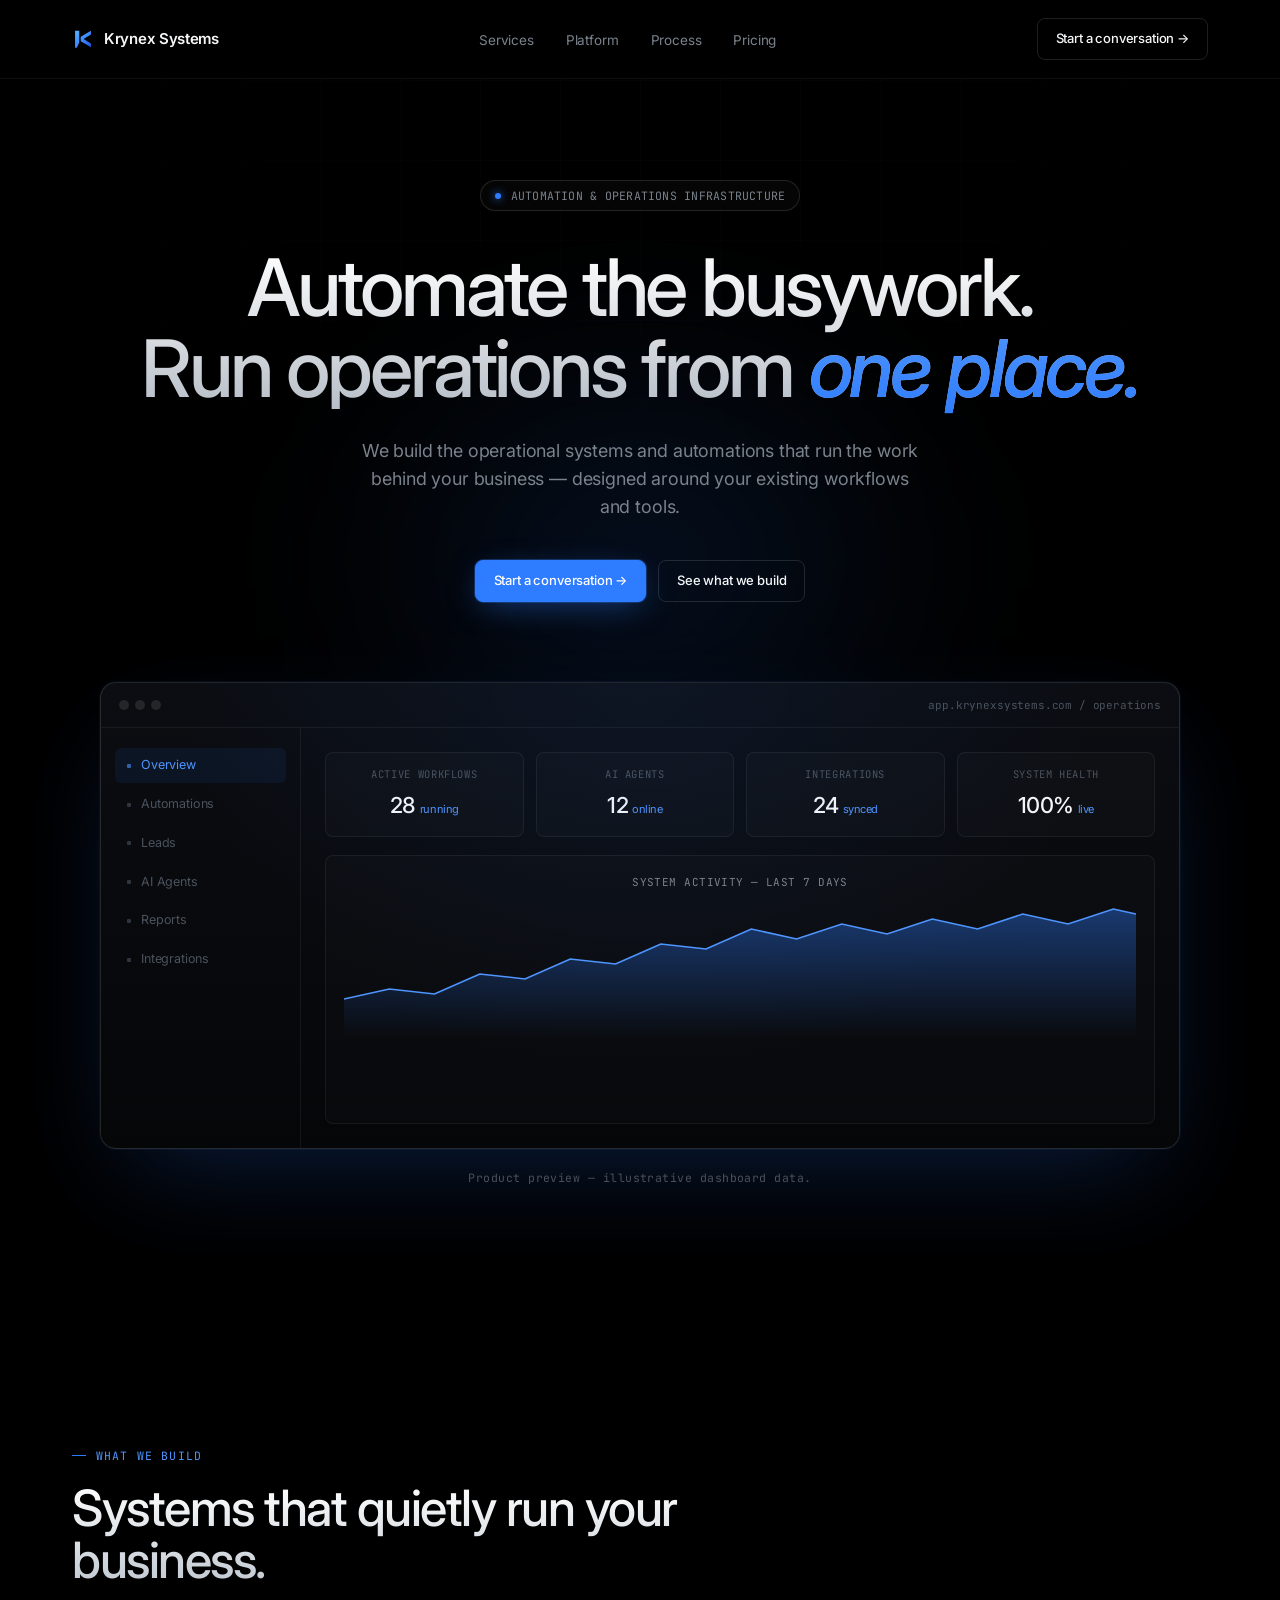
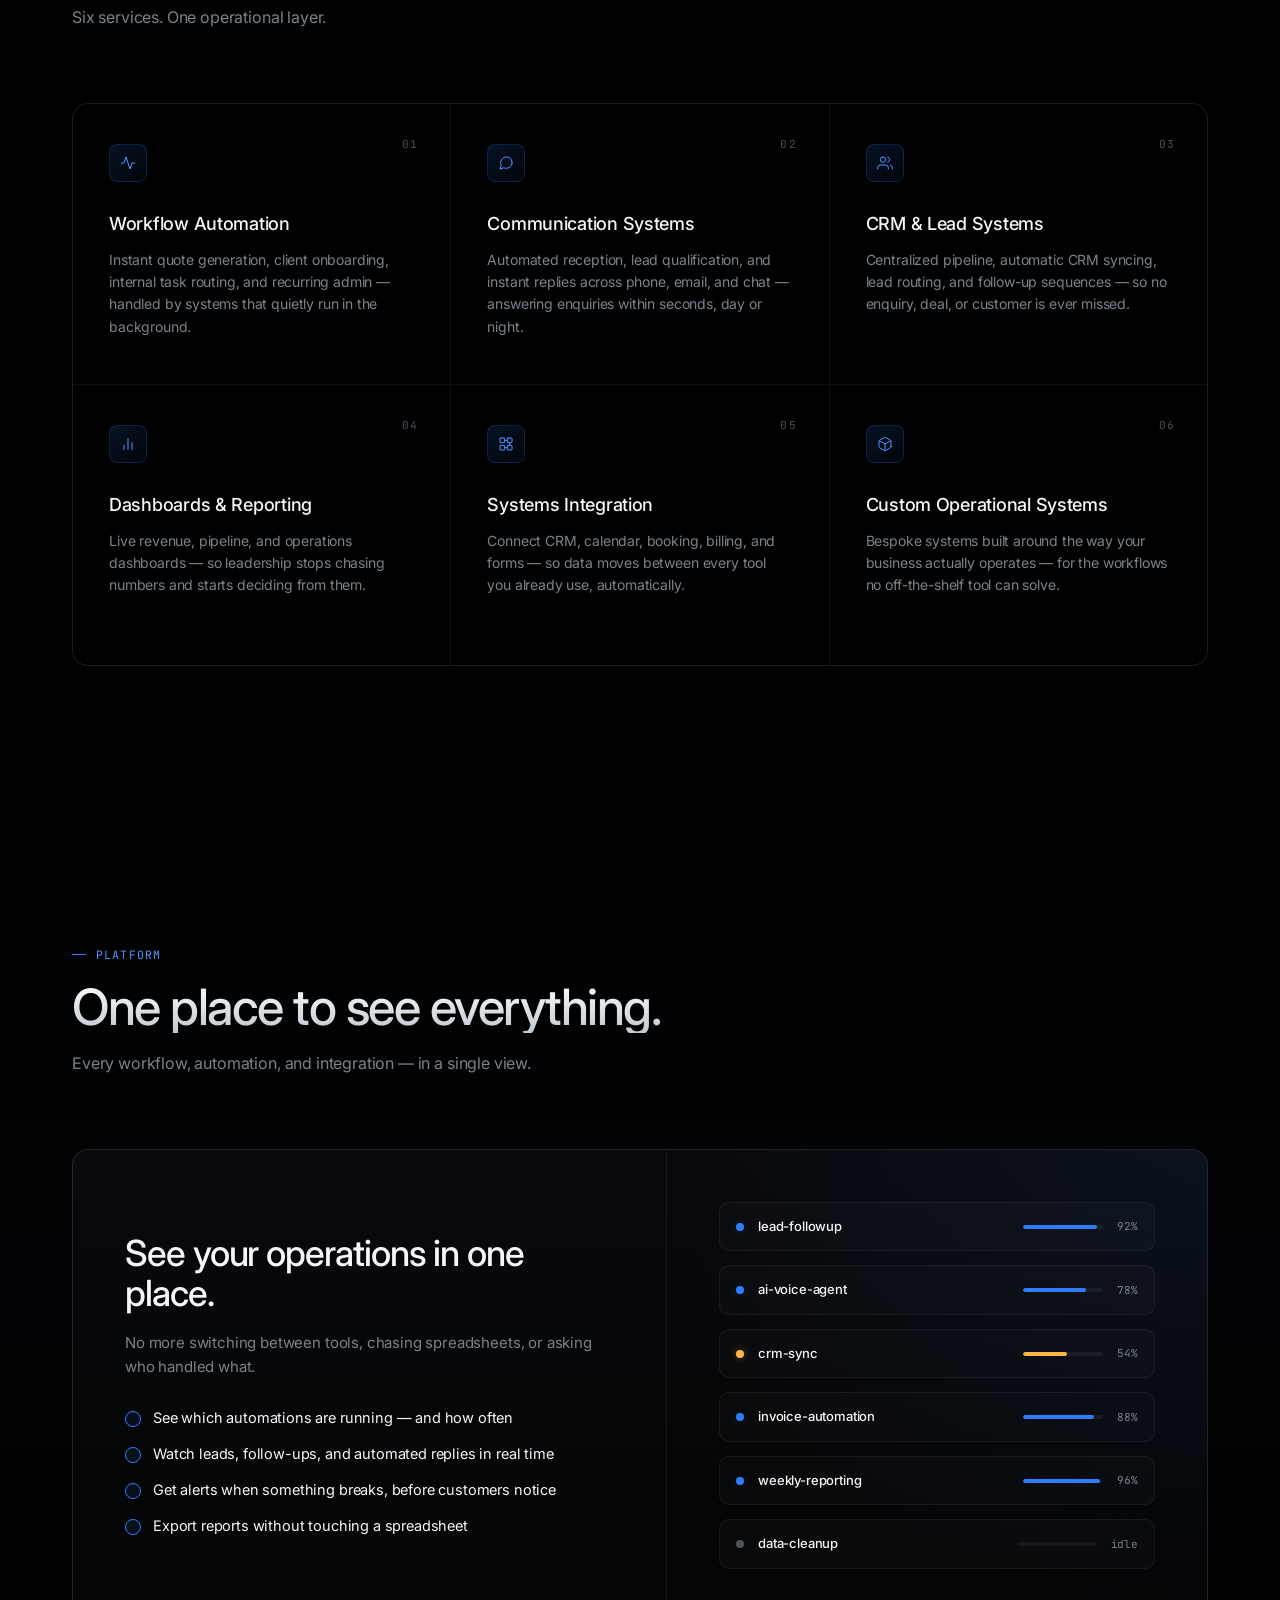
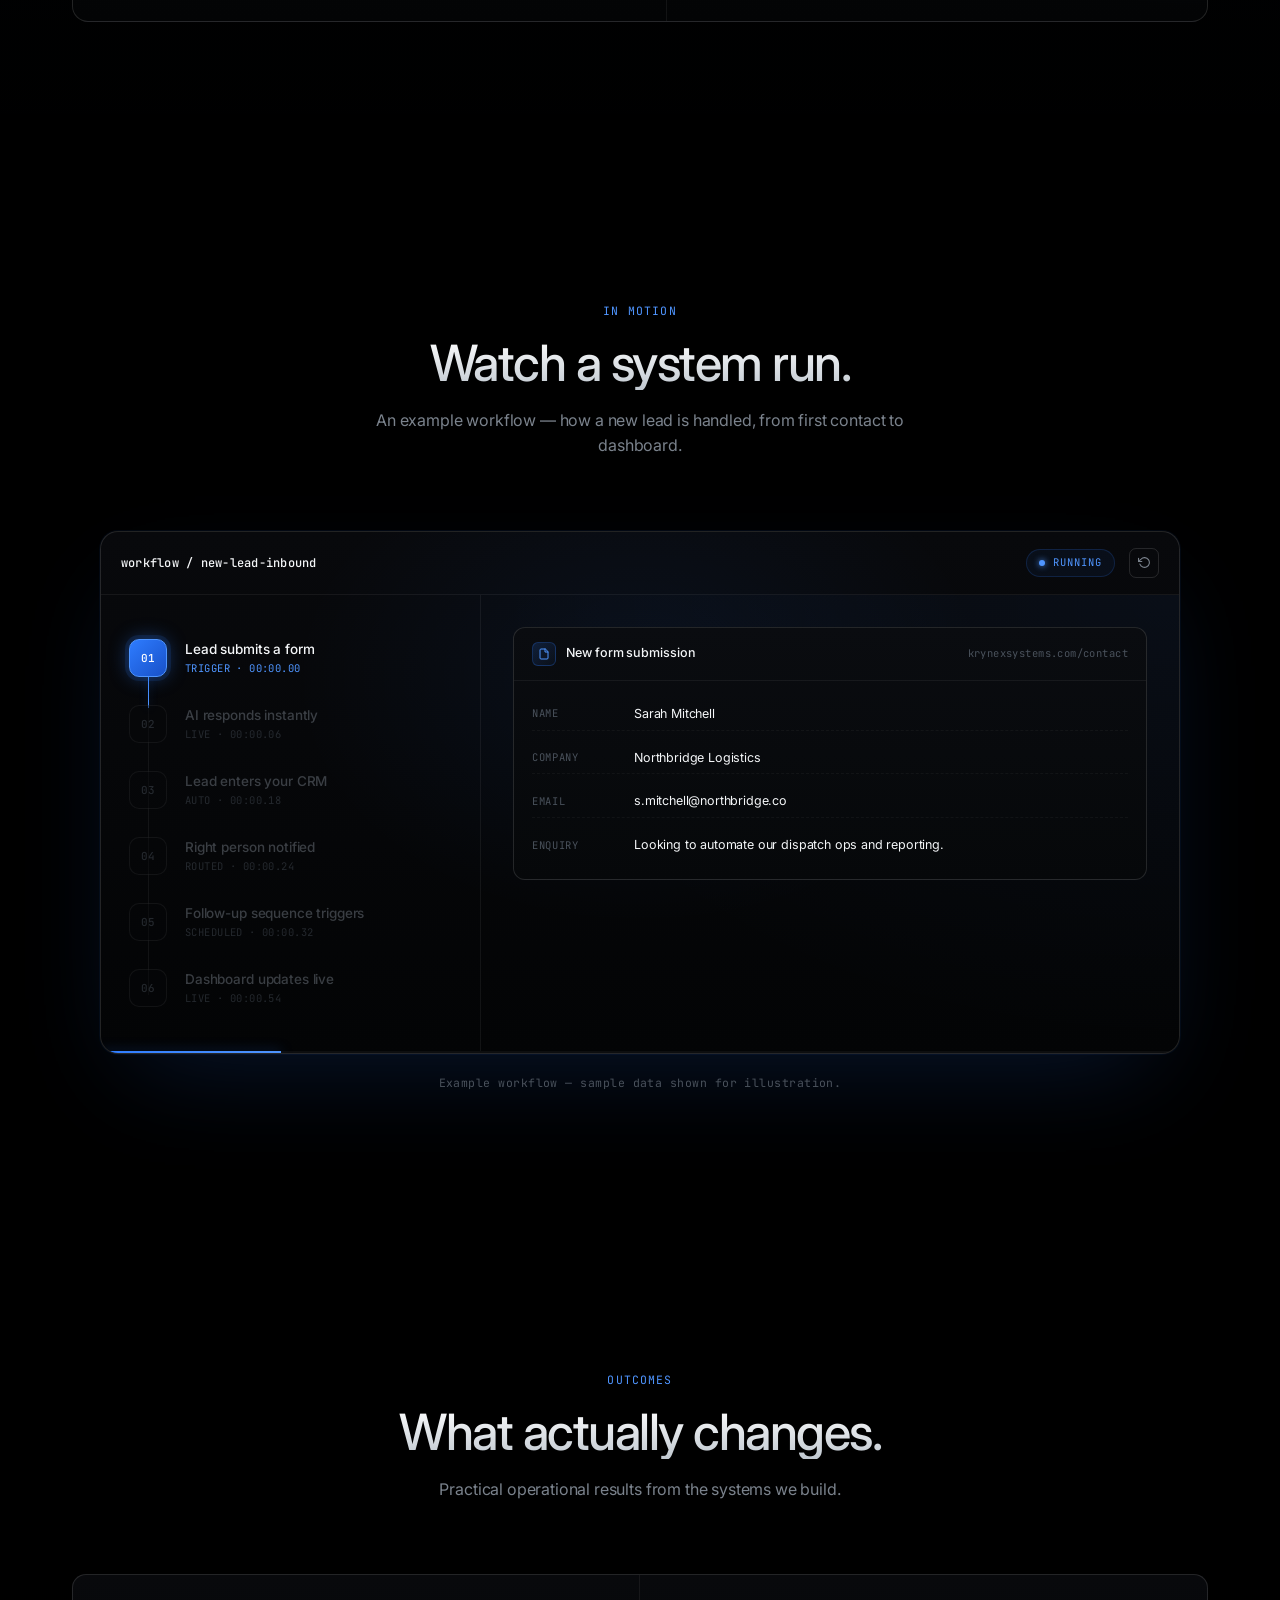
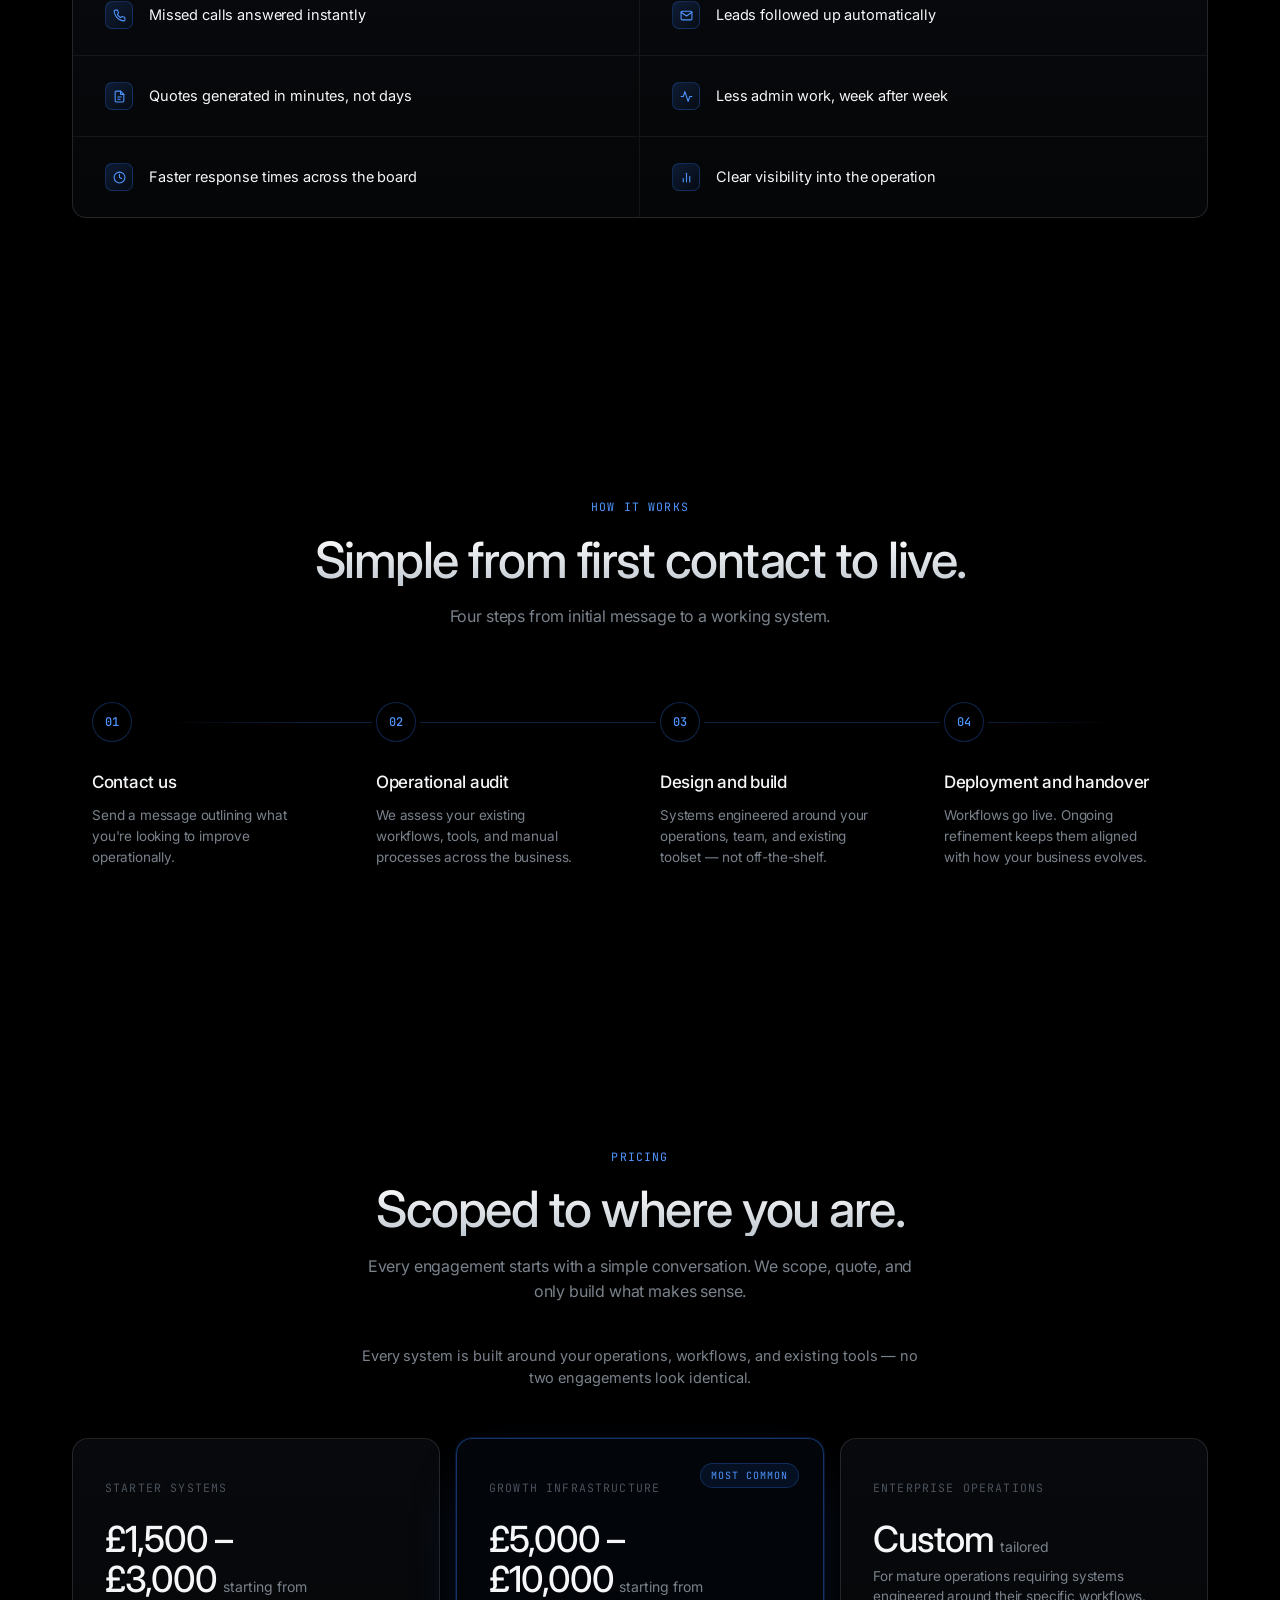
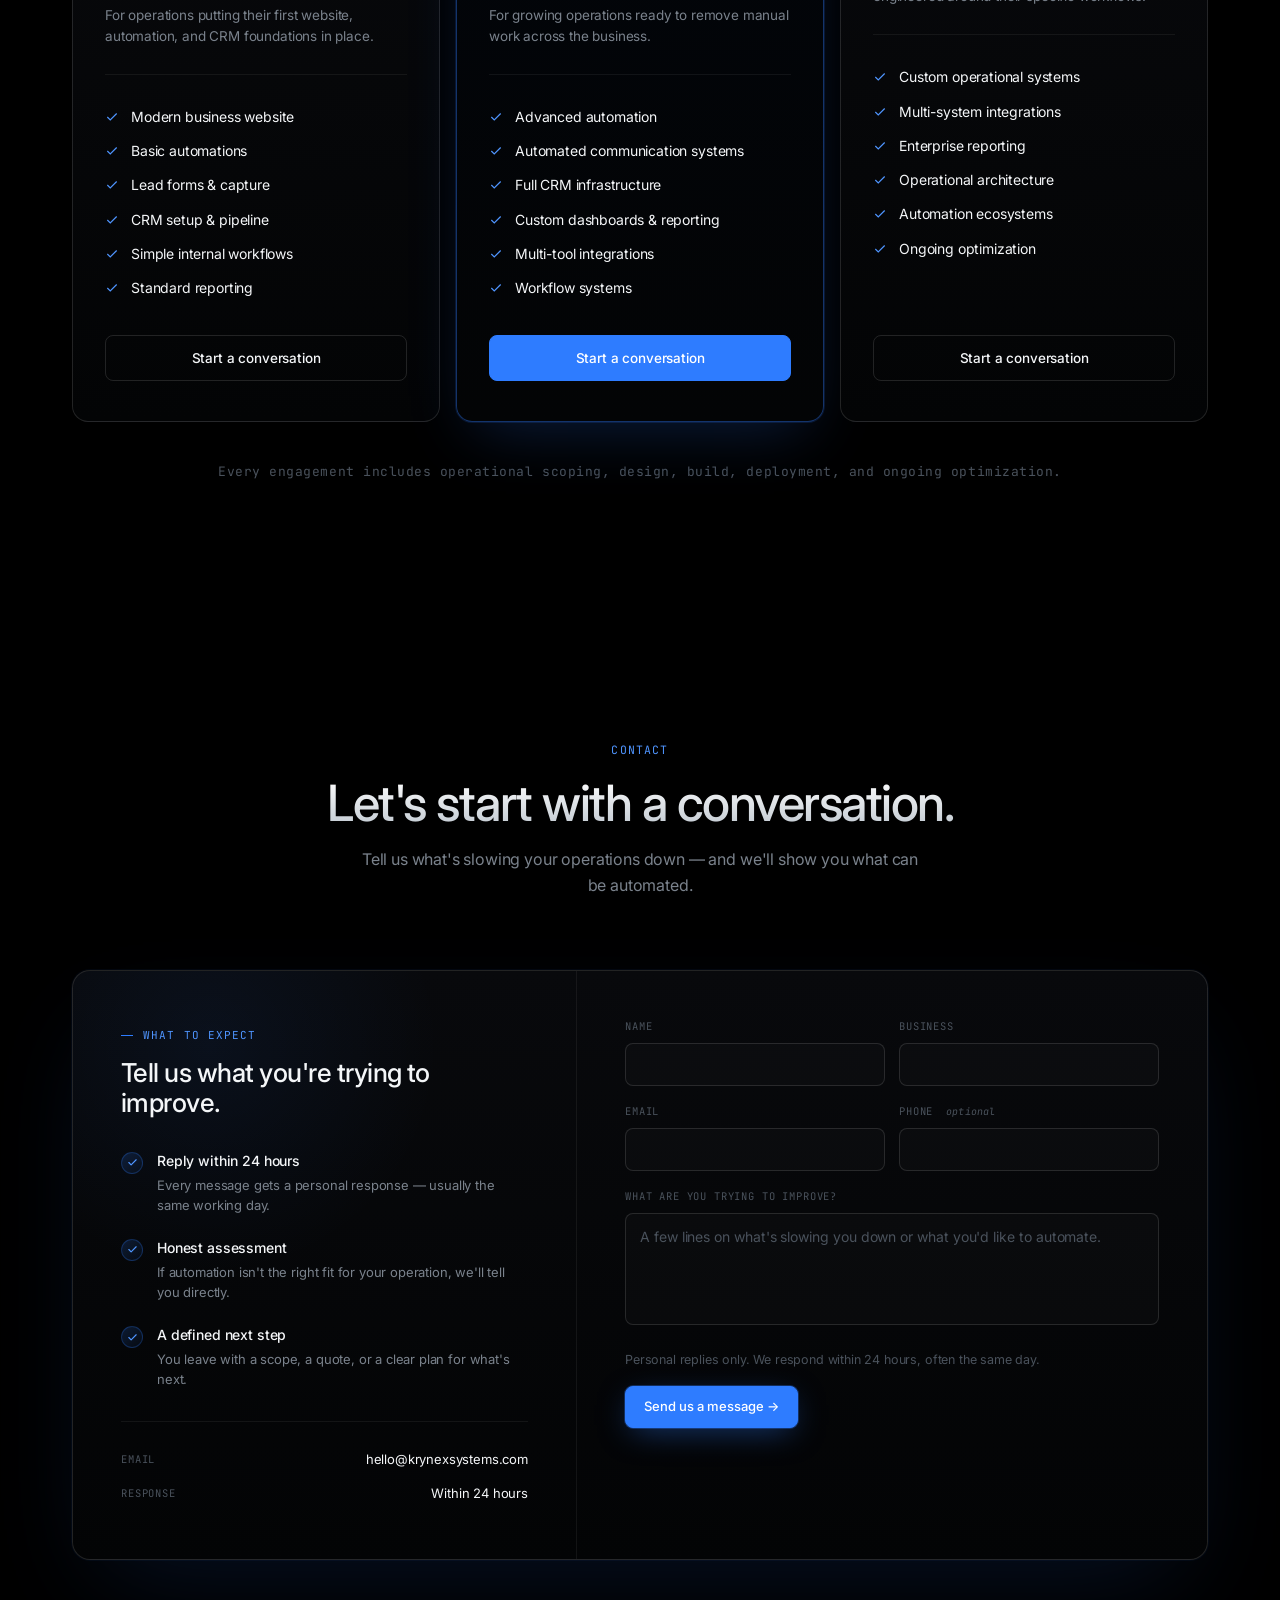
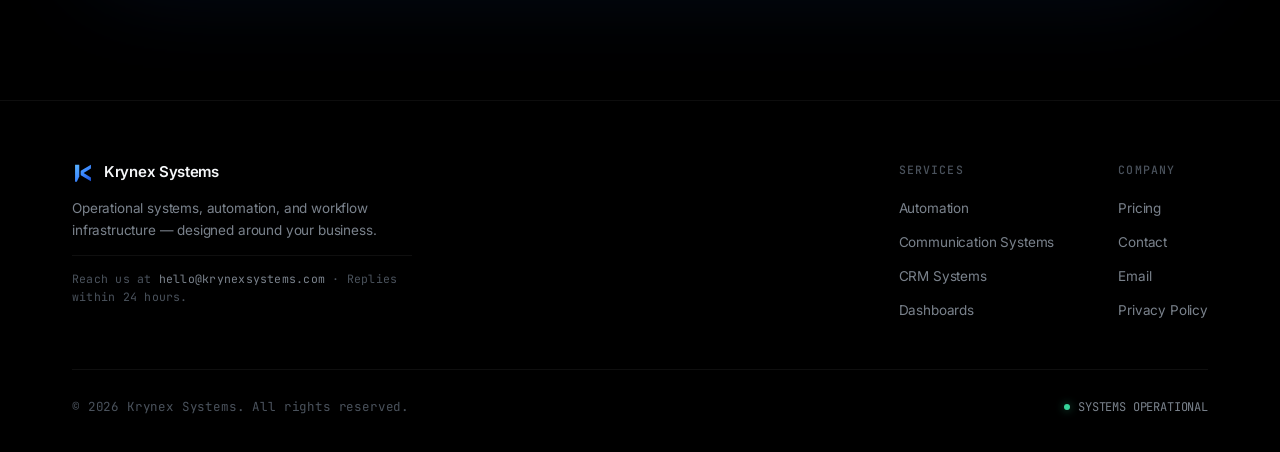
<file: index.html>
<!DOCTYPE html>
<html lang="en">
<head>
  <meta charset="UTF-8" />
  <meta name="viewport" content="width=device-width, initial-scale=1.0" />
  <meta name="theme-color" content="#000000" />
  <meta name="description" content="Krynex Systems builds operational systems, automation, and workflow infrastructure for growing businesses — designed around your existing tools and workflows." />

  <!-- Open Graph / social sharing -->
  <meta property="og:type" content="website" />
  <meta property="og:title" content="Krynex Systems — Automation & Operations Infrastructure" />
  <meta property="og:description" content="Operational systems, automation, and workflow infrastructure for growing businesses." />
  <meta property="og:site_name" content="Krynex Systems" />
  <meta name="twitter:card" content="summary_large_image" />

  <title>Krynex Systems — Automation &amp; Operations Infrastructure</title>

  <!-- Inline SVG favicon (no external file needed) -->
  <link rel="icon" type="image/svg+xml" href="data:image/svg+xml,%3Csvg%20xmlns='http://www.w3.org/2000/svg'%20viewBox='0%200%20100%20100'%3E%3Cdefs%3E%3ClinearGradient%20id='k'%20gradientUnits='userSpaceOnUse'%20x1='14'%20y1='12'%20x2='86'%20y2='90'%3E%3Cstop%20offset='0'%20stop-color='%235AB4FF'/%3E%3Cstop%20offset='1'%20stop-color='%231C50D6'/%3E%3C/linearGradient%3E%3C/defs%3E%3Cpolygon%20points='14,12%2033,12%2033,66%2022,90%2014,90'%20fill='url(%23k)'/%3E%3Cpolygon%20points='40,40%2086,12%2086,30%2040,58'%20fill='url(%23k)'/%3E%3Cpolygon%20points='40,42%2086,70%2086,88%2040,60'%20fill='url(%23k)'/%3E%3C/svg%3E" />

  <!-- Fonts -->
  <link rel="preconnect" href="https://fonts.googleapis.com" />
  <link rel="preconnect" href="https://fonts.gstatic.com" crossorigin />
  <link href="https://fonts.googleapis.com/css2?family=Inter:wght@300;400;500;600;700&family=JetBrains+Mono:wght@400;500&display=swap" rel="stylesheet" />

  <!-- Stylesheet -->
  <link rel="stylesheet" href="style.css" />
</head>
<body>

<div class="grid-bg" aria-hidden="true"></div>

<!-- ====================== NAVIGATION ====================== -->
<nav aria-label="Primary">
  <div class="nav-inner">
    <a href="#" class="logo" aria-label="Krynex Systems home">
      <div class="logo-mark" aria-hidden="true"></div>
      <span>Krynex Systems</span>
    </a>
    <ul class="nav-links">
      <li><a href="#services">Services</a></li>
      <li><a href="#platform">Platform</a></li>
      <li><a href="#process">Process</a></li>
      <li><a href="#pricing">Pricing</a></li>
    </ul>
    <a href="#contact" class="btn btn-ghost">Start a conversation &rarr;</a>
  </div>
</nav>

<!-- ====================== HERO ====================== -->
<header class="hero">
  <div class="container">
    <div class="eyebrow">
      <span class="eyebrow-dot" aria-hidden="true"></span>
      <span>AUTOMATION &amp; OPERATIONS INFRASTRUCTURE</span>
    </div>
    <h1>
      Automate the busywork.<br/>
      Run operations from <span class="accent">one place.</span>
    </h1>
    <p class="lead">
      We build the operational systems and automations that run the work behind your business — designed around your existing workflows and tools.
    </p>
    <div class="hero-actions">
      <a href="#contact" class="btn btn-blue">Start a conversation &rarr;</a>
      <a href="#services" class="btn btn-ghost">See what we build</a>
    </div>

    <!-- Hero Dashboard preview -->
    <div class="hero-visual reveal">
      <div class="hv-bar">
        <div class="hv-dots" aria-hidden="true"><span></span><span></span><span></span></div>
        <div class="hv-url">app.krynexsystems.com / operations</div>
      </div>
      <div class="hv-body">
        <aside class="hv-side" aria-hidden="true">
          <div class="hv-side-item active">Overview</div>
          <div class="hv-side-item">Automations</div>
          <div class="hv-side-item">Leads</div>
          <div class="hv-side-item">AI Agents</div>
          <div class="hv-side-item">Reports</div>
          <div class="hv-side-item">Integrations</div>
        </aside>
        <div class="hv-main">
          <div class="hv-stats">
            <div class="hv-stat">
              <div class="hv-stat-label">ACTIVE WORKFLOWS</div>
              <div class="hv-stat-value">28<span class="delta">running</span></div>
            </div>
            <div class="hv-stat">
              <div class="hv-stat-label">AI AGENTS</div>
              <div class="hv-stat-value">12<span class="delta">online</span></div>
            </div>
            <div class="hv-stat">
              <div class="hv-stat-label">INTEGRATIONS</div>
              <div class="hv-stat-value">24<span class="delta">synced</span></div>
            </div>
            <div class="hv-stat">
              <div class="hv-stat-label">SYSTEM HEALTH</div>
              <div class="hv-stat-value">100%<span class="delta">live</span></div>
            </div>
          </div>
          <div class="hv-chart">
            <div class="hv-chart-label">SYSTEM ACTIVITY — LAST 7 DAYS</div>
            <svg viewBox="0 0 700 140" preserveAspectRatio="none" aria-hidden="true">
              <defs>
                <linearGradient id="g1" x1="0" x2="0" y1="0" y2="1">
                  <stop offset="0%" stop-color="#2E7CFF" stop-opacity="0.4"/>
                  <stop offset="100%" stop-color="#2E7CFF" stop-opacity="0"/>
                </linearGradient>
              </defs>
              <path d="M0,100 L40,90 L80,95 L120,75 L160,80 L200,60 L240,65 L280,45 L320,50 L360,30 L400,40 L440,25 L480,35 L520,20 L560,30 L600,15 L640,25 L680,10 L700,15 L700,140 L0,140 Z" fill="url(#g1)"/>
              <path d="M0,100 L40,90 L80,95 L120,75 L160,80 L200,60 L240,65 L280,45 L320,50 L360,30 L400,40 L440,25 L480,35 L520,20 L560,30 L600,15 L640,25 L680,10 L700,15" stroke="#4F95FF" stroke-width="1.5" fill="none"/>
            </svg>
          </div>
        </div>
      </div>
    </div>

    <p class="visual-caption reveal">Product preview — illustrative dashboard data.</p>
  </div>
</header>

<!-- ====================== SERVICES ====================== -->
<section id="services">
  <div class="container">
    <div class="section-head reveal">
      <div class="section-tag">What we build</div>
      <h2>Systems that quietly run your business.</h2>
      <p>Six services. One operational layer.</p>
    </div>

    <div class="services reveal">
      <div class="service">
        <div class="service-num">01</div>
        <div class="service-icon" aria-hidden="true">
          <svg viewBox="0 0 24 24" fill="none" stroke="currentColor" stroke-width="1.5" stroke-linecap="round" stroke-linejoin="round"><polyline points="22 12 18 12 15 21 9 3 6 12 2 12"/></svg>
        </div>
        <h3>Workflow Automation</h3>
        <p>Instant quote generation, client onboarding, internal task routing, and recurring admin — handled by systems that quietly run in the background.</p>
      </div>

      <div class="service">
        <div class="service-num">02</div>
        <div class="service-icon" aria-hidden="true">
          <svg viewBox="0 0 24 24" fill="none" stroke="currentColor" stroke-width="1.5" stroke-linecap="round" stroke-linejoin="round"><path d="M21 11.5a8.38 8.38 0 0 1-.9 3.8 8.5 8.5 0 0 1-7.6 4.7 8.38 8.38 0 0 1-3.8-.9L3 21l1.9-5.7a8.38 8.38 0 0 1-.9-3.8 8.5 8.5 0 0 1 4.7-7.6 8.38 8.38 0 0 1 3.8-.9h.5a8.48 8.48 0 0 1 8 8v.5z"/></svg>
        </div>
        <h3>Communication Systems</h3>
        <p>Automated reception, lead qualification, and instant replies across phone, email, and chat — answering enquiries within seconds, day or night.</p>
      </div>

      <div class="service">
        <div class="service-num">03</div>
        <div class="service-icon" aria-hidden="true">
          <svg viewBox="0 0 24 24" fill="none" stroke="currentColor" stroke-width="1.5" stroke-linecap="round" stroke-linejoin="round"><path d="M17 21v-2a4 4 0 0 0-4-4H5a4 4 0 0 0-4 4v2"/><circle cx="9" cy="7" r="4"/><path d="M23 21v-2a4 4 0 0 0-3-3.87"/><path d="M16 3.13a4 4 0 0 1 0 7.75"/></svg>
        </div>
        <h3>CRM &amp; Lead Systems</h3>
        <p>Centralized pipeline, automatic CRM syncing, lead routing, and follow-up sequences — so no enquiry, deal, or customer is ever missed.</p>
      </div>

      <div class="service">
        <div class="service-num">04</div>
        <div class="service-icon" aria-hidden="true">
          <svg viewBox="0 0 24 24" fill="none" stroke="currentColor" stroke-width="1.5" stroke-linecap="round" stroke-linejoin="round"><line x1="18" y1="20" x2="18" y2="10"/><line x1="12" y1="20" x2="12" y2="4"/><line x1="6" y1="20" x2="6" y2="14"/></svg>
        </div>
        <h3>Dashboards &amp; Reporting</h3>
        <p>Live revenue, pipeline, and operations dashboards — so leadership stops chasing numbers and starts deciding from them.</p>
      </div>

      <div class="service">
        <div class="service-num">05</div>
        <div class="service-icon" aria-hidden="true">
          <svg viewBox="0 0 24 24" fill="none" stroke="currentColor" stroke-width="1.5" stroke-linecap="round" stroke-linejoin="round"><rect x="3" y="3" width="7" height="7" rx="1"/><rect x="14" y="3" width="7" height="7" rx="1"/><rect x="14" y="14" width="7" height="7" rx="1"/><rect x="3" y="14" width="7" height="7" rx="1"/><line x1="10" y1="6.5" x2="14" y2="6.5"/><line x1="17.5" y1="10" x2="17.5" y2="14"/><line x1="10" y1="17.5" x2="14" y2="17.5"/></svg>
        </div>
        <h3>Systems Integration</h3>
        <p>Connect CRM, calendar, booking, billing, and forms — so data moves between every tool you already use, automatically.</p>
      </div>

      <div class="service">
        <div class="service-num">06</div>
        <div class="service-icon" aria-hidden="true">
          <svg viewBox="0 0 24 24" fill="none" stroke="currentColor" stroke-width="1.5" stroke-linecap="round" stroke-linejoin="round"><path d="M21 16V8a2 2 0 0 0-1-1.73l-7-4a2 2 0 0 0-2 0l-7 4A2 2 0 0 0 3 8v8a2 2 0 0 0 1 1.73l7 4a2 2 0 0 0 2 0l7-4A2 2 0 0 0 21 16z"/><polyline points="3.27 6.96 12 12.01 20.73 6.96"/><line x1="12" y1="22.08" x2="12" y2="12"/></svg>
        </div>
        <h3>Custom Operational Systems</h3>
        <p>Bespoke systems built around the way your business actually operates — for the workflows no off-the-shelf tool can solve.</p>
      </div>
    </div>
  </div>
</section>

<!-- ====================== PLATFORM SHOWCASE ====================== -->
<section id="platform" class="dashboard-section">
  <div class="container">
    <div class="section-head reveal">
      <div class="section-tag">Platform</div>
      <h2>One place to see everything.</h2>
      <p>Every workflow, automation, and integration — in a single view.</p>
    </div>

    <div class="dashboard-card reveal">
      <div class="dashboard-grid">
        <div class="dashboard-copy">
          <h3>See your operations in one place.</h3>
          <p>No more switching between tools, chasing spreadsheets, or asking who handled what.</p>
          <ul class="feature-list">
            <li>See which automations are running — and how often</li>
            <li>Watch leads, follow-ups, and automated replies in real time</li>
            <li>Get alerts when something breaks, before customers notice</li>
            <li>Export reports without touching a spreadsheet</li>
          </ul>
        </div>
        <div class="dashboard-visual" aria-hidden="true">
          <div class="dv-row">
            <div class="dot"></div>
            <div class="dv-name">lead-followup</div>
            <div class="dv-bar"><div style="width:92%"></div></div>
            <div class="dv-meta">92%</div>
          </div>
          <div class="dv-row">
            <div class="dot"></div>
            <div class="dv-name">ai-voice-agent</div>
            <div class="dv-bar"><div style="width:78%"></div></div>
            <div class="dv-meta">78%</div>
          </div>
          <div class="dv-row warn">
            <div class="dot"></div>
            <div class="dv-name">crm-sync</div>
            <div class="dv-bar"><div style="width:54%;background:#FFB547"></div></div>
            <div class="dv-meta">54%</div>
          </div>
          <div class="dv-row">
            <div class="dot"></div>
            <div class="dv-name">invoice-automation</div>
            <div class="dv-bar"><div style="width:88%"></div></div>
            <div class="dv-meta">88%</div>
          </div>
          <div class="dv-row">
            <div class="dot"></div>
            <div class="dv-name">weekly-reporting</div>
            <div class="dv-bar"><div style="width:96%"></div></div>
            <div class="dv-meta">96%</div>
          </div>
          <div class="dv-row idle">
            <div class="dot"></div>
            <div class="dv-name">data-cleanup</div>
            <div class="dv-bar"><div style="width:0%"></div></div>
            <div class="dv-meta">idle</div>
          </div>
        </div>
      </div>
    </div>
  </div>
</section>

<!-- ====================== INTERACTIVE DEMO ====================== -->
<section id="how-it-works">
  <div class="container">
    <div class="section-head center reveal">
      <div class="section-tag">In motion</div>
      <h2>Watch a system run.</h2>
      <p>An example workflow — how a new lead is handled, from first contact to dashboard.</p>
    </div>

    <div class="demo-card reveal" id="demo">
      <div class="demo-bar">
        <div class="demo-title">workflow / new-lead-inbound</div>
        <div class="demo-status" id="demo-status">
          <span class="status-pulse" aria-hidden="true"></span>
          <span id="demo-status-text">RUNNING</span>
        </div>
        <button type="button" class="demo-replay" id="demo-replay" aria-label="Replay workflow demo">
          <svg viewBox="0 0 24 24" fill="none" stroke="currentColor" stroke-width="2" stroke-linecap="round" stroke-linejoin="round" aria-hidden="true"><path d="M1 4v6h6"/><path d="M3.51 15a9 9 0 1 0 2.13-9.36L1 10"/></svg>
        </button>
      </div>

      <div class="demo-grid">
        <!-- STEPS TIMELINE -->
        <div class="demo-steps">
          <div class="demo-line" id="demo-line" aria-hidden="true"></div>

          <div class="demo-step pending" data-step="1">
            <div class="demo-node" aria-hidden="true">01</div>
            <div class="demo-step-body">
              <div class="demo-step-title">Lead submits a form</div>
              <div class="demo-step-meta">TRIGGER · 00:00.00</div>
            </div>
          </div>

          <div class="demo-step pending" data-step="2">
            <div class="demo-node" aria-hidden="true">02</div>
            <div class="demo-step-body">
              <div class="demo-step-title">AI responds instantly</div>
              <div class="demo-step-meta">LIVE · 00:00.06</div>
            </div>
          </div>

          <div class="demo-step pending" data-step="3">
            <div class="demo-node" aria-hidden="true">03</div>
            <div class="demo-step-body">
              <div class="demo-step-title">Lead enters your CRM</div>
              <div class="demo-step-meta">AUTO · 00:00.18</div>
            </div>
          </div>

          <div class="demo-step pending" data-step="4">
            <div class="demo-node" aria-hidden="true">04</div>
            <div class="demo-step-body">
              <div class="demo-step-title">Right person notified</div>
              <div class="demo-step-meta">ROUTED · 00:00.24</div>
            </div>
          </div>

          <div class="demo-step pending" data-step="5">
            <div class="demo-node" aria-hidden="true">05</div>
            <div class="demo-step-body">
              <div class="demo-step-title">Follow-up sequence triggers</div>
              <div class="demo-step-meta">SCHEDULED · 00:00.32</div>
            </div>
          </div>

          <div class="demo-step pending" data-step="6">
            <div class="demo-node" aria-hidden="true">06</div>
            <div class="demo-step-body">
              <div class="demo-step-title">Dashboard updates live</div>
              <div class="demo-step-meta">LIVE · 00:00.54</div>
            </div>
          </div>
        </div>

        <!-- CONTEXT PANES -->
        <div class="demo-context">
          <!-- PANE 1: FORM SUBMISSION -->
          <div class="demo-pane visible" data-pane="1">
            <div class="pane-card">
              <div class="pane-head">
                <div class="pane-head-icon" aria-hidden="true">
                  <svg viewBox="0 0 24 24" fill="none" stroke="currentColor" stroke-width="2" stroke-linecap="round" stroke-linejoin="round"><path d="M14 2H6a2 2 0 0 0-2 2v16a2 2 0 0 0 2 2h12a2 2 0 0 0 2-2V8z"/><polyline points="14 2 14 8 20 8"/></svg>
                </div>
                <div class="pane-head-title">New form submission</div>
                <div class="pane-head-meta">krynexsystems.com/contact</div>
              </div>
              <div class="pane-body">
                <div class="field-row"><span class="field-label">Name</span><span class="field-value">Sarah Mitchell</span></div>
                <div class="field-row"><span class="field-label">Company</span><span class="field-value">Northbridge Logistics</span></div>
                <div class="field-row"><span class="field-label">Email</span><span class="field-value">s.mitchell@northbridge.co</span></div>
                <div class="field-row"><span class="field-label">Enquiry</span><span class="field-value">Looking to automate our dispatch ops and reporting.</span></div>
              </div>
            </div>
          </div>

          <!-- PANE 2: AI RESPONSE -->
          <div class="demo-pane" data-pane="2">
            <div class="pane-card">
              <div class="pane-head">
                <div class="pane-head-icon" aria-hidden="true">
                  <svg viewBox="0 0 24 24" fill="none" stroke="currentColor" stroke-width="2" stroke-linecap="round" stroke-linejoin="round"><path d="M21 11.5a8.38 8.38 0 0 1-.9 3.8 8.5 8.5 0 0 1-7.6 4.7 8.38 8.38 0 0 1-3.8-.9L3 21l1.9-5.7a8.38 8.38 0 0 1-.9-3.8 8.5 8.5 0 0 1 4.7-7.6 8.38 8.38 0 0 1 3.8-.9h.5a8.48 8.48 0 0 1 8 8v.5z"/></svg>
                </div>
                <div class="pane-head-title">AI Agent · email reply</div>
                <div class="pane-head-meta">sent · 6 sec</div>
              </div>
              <div class="pane-body">
                <div class="chat-bubble">
                  Hi Sarah — thanks for reaching out. Based on what you've described, we typically build dispatch coordination, driver assignment, and reporting into a single workflow. Would 15 minutes Thursday work to walk through an example tailored to Northbridge?<span class="chat-typing" aria-hidden="true"><span></span><span></span><span></span></span>
                </div>
              </div>
            </div>
          </div>

          <!-- PANE 3: CRM ENTRY -->
          <div class="demo-pane" data-pane="3">
            <div class="pane-card">
              <div class="pane-head">
                <div class="pane-head-icon" aria-hidden="true">
                  <svg viewBox="0 0 24 24" fill="none" stroke="currentColor" stroke-width="2" stroke-linecap="round" stroke-linejoin="round"><path d="M17 21v-2a4 4 0 0 0-4-4H5a4 4 0 0 0-4 4v2"/><circle cx="9" cy="7" r="4"/><path d="M23 21v-2a4 4 0 0 0-3-3.87"/><path d="M16 3.13a4 4 0 0 1 0 7.75"/></svg>
                </div>
                <div class="pane-head-title">Contact created in CRM</div>
                <div class="pane-head-meta">pipeline · inbound</div>
              </div>
              <div class="pane-body">
                <div class="field-row"><span class="field-label">Stage</span><span class="field-value blue">QUALIFIED</span></div>
                <div class="field-row"><span class="field-label">Owner</span><span class="field-value">Marcus Reid</span></div>
                <div class="field-row"><span class="field-label">Source</span><span class="field-value">Pricing page form</span></div>
                <div class="field-row"><span class="field-label">Est. value</span><span class="field-value">£12,400</span></div>
                <div class="field-row"><span class="field-label">Tags</span><span class="field-value">logistics · enterprise · UK</span></div>
              </div>
            </div>
          </div>

          <!-- PANE 4: NOTIFICATION -->
          <div class="demo-pane" data-pane="4">
            <div class="pane-card">
              <div class="pane-head">
                <div class="pane-head-icon" aria-hidden="true">
                  <svg viewBox="0 0 24 24" fill="none" stroke="currentColor" stroke-width="2" stroke-linecap="round" stroke-linejoin="round"><path d="M18 8A6 6 0 0 0 6 8c0 7-3 9-3 9h18s-3-2-3-9"/><path d="M13.73 21a2 2 0 0 1-3.46 0"/></svg>
                </div>
                <div class="pane-head-title">#revenue-team · notification sent</div>
                <div class="pane-head-meta">delivered · 00:24</div>
              </div>
              <div class="pane-body">
                <div class="notif-card">
                  <div class="notif-head">
                    <span class="notif-name">Krynex</span>
                    <span class="notif-time">just now</span>
                  </div>
                  <div class="notif-text"><span class="mention">@marcus</span> — new qualified lead from <strong>Northbridge Logistics</strong>. Estimated value £12,400. CRM updated. Follow-up scheduled.</div>
                </div>
              </div>
            </div>
          </div>

          <!-- PANE 5: FOLLOW-UP -->
          <div class="demo-pane" data-pane="5">
            <div class="pane-card">
              <div class="pane-head">
                <div class="pane-head-icon" aria-hidden="true">
                  <svg viewBox="0 0 24 24" fill="none" stroke="currentColor" stroke-width="2" stroke-linecap="round" stroke-linejoin="round"><rect x="3" y="4" width="18" height="18" rx="2" ry="2"/><line x1="16" y1="2" x2="16" y2="6"/><line x1="8" y1="2" x2="8" y2="6"/><line x1="3" y1="10" x2="21" y2="10"/></svg>
                </div>
                <div class="pane-head-title">Follow-up sequence scheduled</div>
                <div class="pane-head-meta">3 actions queued</div>
              </div>
              <div class="pane-body">
                <div class="followup"><span class="fu-day">+2d</span><span class="fu-action">Send case study — logistics automation</span></div>
                <div class="followup"><span class="fu-day">+5d</span><span class="fu-action">Check-in call — if no reply</span></div>
                <div class="followup"><span class="fu-day">+10d</span><span class="fu-action">Final follow-up + nurture sequence</span></div>
              </div>
            </div>
          </div>

          <!-- PANE 6: DASHBOARD -->
          <div class="demo-pane" data-pane="6">
            <div class="pane-card">
              <div class="pane-head">
                <div class="pane-head-icon" aria-hidden="true">
                  <svg viewBox="0 0 24 24" fill="none" stroke="currentColor" stroke-width="2" stroke-linecap="round" stroke-linejoin="round"><line x1="18" y1="20" x2="18" y2="10"/><line x1="12" y1="20" x2="12" y2="4"/><line x1="6" y1="20" x2="6" y2="14"/></svg>
                </div>
                <div class="pane-head-title">Dashboard updated · live</div>
                <div class="pane-head-meta">just now</div>
              </div>
              <div class="pane-body">
                <div class="metric-row"><span class="metric-label">Pipeline value</span><span class="metric-value">£428,200<span class="up">+£12,400</span></span></div>
                <div class="metric-row"><span class="metric-label">New leads today</span><span class="metric-value">8<span class="up">+1</span></span></div>
                <div class="metric-row"><span class="metric-label">Avg. response time</span><span class="metric-value">54 sec<span class="up">-12s</span></span></div>
                <div class="metric-row"><span class="metric-label">Workflows active</span><span class="metric-value">28<span class="up">live</span></span></div>
              </div>
            </div>
          </div>
        </div>
      </div>

      <div class="demo-progress" aria-hidden="true">
        <div class="demo-progress-bar" id="demo-progress"></div>
      </div>
    </div>

    <p class="visual-caption reveal">Example workflow — sample data shown for illustration.</p>
  </div>
</section>

<!-- ====================== OUTCOMES ====================== -->
<section id="outcomes">
  <div class="container">
    <div class="section-head center reveal">
      <div class="section-tag">Outcomes</div>
      <h2>What actually changes.</h2>
      <p>Practical operational results from the systems we build.</p>
    </div>

    <div class="outcomes-list reveal">
      <div class="outcome-item">
        <div class="outcome-icon" aria-hidden="true"><svg viewBox="0 0 24 24" fill="none" stroke="currentColor" stroke-width="2" stroke-linecap="round" stroke-linejoin="round"><path d="M22 16.92v3a2 2 0 0 1-2.18 2 19.79 19.79 0 0 1-8.63-3.07 19.5 19.5 0 0 1-6-6 19.79 19.79 0 0 1-3.07-8.67A2 2 0 0 1 4.11 2h3a2 2 0 0 1 2 1.72 12.84 12.84 0 0 0 .7 2.81 2 2 0 0 1-.45 2.11L8.09 9.91a16 16 0 0 0 6 6l1.27-1.27a2 2 0 0 1 2.11-.45 12.84 12.84 0 0 0 2.81.7A2 2 0 0 1 22 16.92z"/></svg></div>
        <div class="outcome-label-text">Missed calls answered instantly</div>
      </div>
      <div class="outcome-item">
        <div class="outcome-icon" aria-hidden="true"><svg viewBox="0 0 24 24" fill="none" stroke="currentColor" stroke-width="2" stroke-linecap="round" stroke-linejoin="round"><path d="M4 4h16c1.1 0 2 .9 2 2v12c0 1.1-.9 2-2 2H4c-1.1 0-2-.9-2-2V6c0-1.1.9-2 2-2z"/><polyline points="22,6 12,13 2,6"/></svg></div>
        <div class="outcome-label-text">Leads followed up automatically</div>
      </div>
      <div class="outcome-item">
        <div class="outcome-icon" aria-hidden="true"><svg viewBox="0 0 24 24" fill="none" stroke="currentColor" stroke-width="2" stroke-linecap="round" stroke-linejoin="round"><path d="M14 2H6a2 2 0 0 0-2 2v16a2 2 0 0 0 2 2h12a2 2 0 0 0 2-2V8z"/><polyline points="14 2 14 8 20 8"/><line x1="9" y1="13" x2="15" y2="13"/><line x1="9" y1="17" x2="13" y2="17"/></svg></div>
        <div class="outcome-label-text">Quotes generated in minutes, not days</div>
      </div>
      <div class="outcome-item">
        <div class="outcome-icon" aria-hidden="true"><svg viewBox="0 0 24 24" fill="none" stroke="currentColor" stroke-width="2" stroke-linecap="round" stroke-linejoin="round"><polyline points="22 12 18 12 15 21 9 3 6 12 2 12"/></svg></div>
        <div class="outcome-label-text">Less admin work, week after week</div>
      </div>
      <div class="outcome-item">
        <div class="outcome-icon" aria-hidden="true"><svg viewBox="0 0 24 24" fill="none" stroke="currentColor" stroke-width="2" stroke-linecap="round" stroke-linejoin="round"><circle cx="12" cy="12" r="10"/><polyline points="12 6 12 12 16 14"/></svg></div>
        <div class="outcome-label-text">Faster response times across the board</div>
      </div>
      <div class="outcome-item">
        <div class="outcome-icon" aria-hidden="true"><svg viewBox="0 0 24 24" fill="none" stroke="currentColor" stroke-width="2" stroke-linecap="round" stroke-linejoin="round"><line x1="18" y1="20" x2="18" y2="10"/><line x1="12" y1="20" x2="12" y2="4"/><line x1="6" y1="20" x2="6" y2="14"/></svg></div>
        <div class="outcome-label-text">Clear visibility into the operation</div>
      </div>
    </div>
  </div>
</section>

<!-- ====================== PROCESS ====================== -->
<section id="process">
  <div class="container">
    <div class="section-head center reveal">
      <div class="section-tag">How it works</div>
      <h2>Simple from first contact to live.</h2>
      <p>Four steps from initial message to a working system.</p>
    </div>

    <div class="process-grid reveal">
      <div class="process-step">
        <div class="process-node">01</div>
        <h3>Contact us</h3>
        <p>Send a message outlining what you're looking to improve operationally.</p>
      </div>
      <div class="process-step">
        <div class="process-node">02</div>
        <h3>Operational audit</h3>
        <p>We assess your existing workflows, tools, and manual processes across the business.</p>
      </div>
      <div class="process-step">
        <div class="process-node">03</div>
        <h3>Design and build</h3>
        <p>Systems engineered around your operations, team, and existing toolset — not off-the-shelf.</p>
      </div>
      <div class="process-step">
        <div class="process-node">04</div>
        <h3>Deployment and handover</h3>
        <p>Workflows go live. Ongoing refinement keeps them aligned with how your business evolves.</p>
      </div>
    </div>
  </div>
</section>

<!-- ====================== PRICING ====================== -->
<section id="pricing" class="pricing-section">
  <div class="container">
    <div class="section-head center reveal">
      <div class="section-tag">Pricing</div>
      <h2>Scoped to where you are.</h2>
      <p>Every engagement starts with a simple conversation. We scope, quote, and only build what makes sense.</p>
    </div>

    <p class="pricing-intro reveal">Every system is built around your operations, workflows, and existing tools — no two engagements look identical.</p>

    <div class="pricing-grid reveal">
      <!-- STARTER -->
      <div class="price-card">
        <div class="price-tier">Starter Systems</div>
        <div class="price-amount">£1,500 – £3,000<span class="small">starting from</span></div>
        <div class="price-desc">For operations putting their first website, automation, and CRM foundations in place.</div>
        <ul class="price-features">
          <li><svg viewBox="0 0 24 24" fill="none" stroke="currentColor" stroke-width="2" aria-hidden="true"><polyline points="20 6 9 17 4 12"/></svg>Modern business website</li>
          <li><svg viewBox="0 0 24 24" fill="none" stroke="currentColor" stroke-width="2" aria-hidden="true"><polyline points="20 6 9 17 4 12"/></svg>Basic automations</li>
          <li><svg viewBox="0 0 24 24" fill="none" stroke="currentColor" stroke-width="2" aria-hidden="true"><polyline points="20 6 9 17 4 12"/></svg>Lead forms &amp; capture</li>
          <li><svg viewBox="0 0 24 24" fill="none" stroke="currentColor" stroke-width="2" aria-hidden="true"><polyline points="20 6 9 17 4 12"/></svg>CRM setup &amp; pipeline</li>
          <li><svg viewBox="0 0 24 24" fill="none" stroke="currentColor" stroke-width="2" aria-hidden="true"><polyline points="20 6 9 17 4 12"/></svg>Simple internal workflows</li>
          <li><svg viewBox="0 0 24 24" fill="none" stroke="currentColor" stroke-width="2" aria-hidden="true"><polyline points="20 6 9 17 4 12"/></svg>Standard reporting</li>
        </ul>
        <a href="#contact" class="price-cta">Start a conversation</a>
      </div>

      <!-- GROWTH — FEATURED -->
      <div class="price-card featured">
        <div class="price-badge">Most common</div>
        <div class="price-tier">Growth Infrastructure</div>
        <div class="price-amount">£5,000 – £10,000<span class="small">starting from</span></div>
        <div class="price-desc">For growing operations ready to remove manual work across the business.</div>
        <ul class="price-features">
          <li><svg viewBox="0 0 24 24" fill="none" stroke="currentColor" stroke-width="2" aria-hidden="true"><polyline points="20 6 9 17 4 12"/></svg>Advanced automation</li>
          <li><svg viewBox="0 0 24 24" fill="none" stroke="currentColor" stroke-width="2" aria-hidden="true"><polyline points="20 6 9 17 4 12"/></svg>Automated communication systems</li>
          <li><svg viewBox="0 0 24 24" fill="none" stroke="currentColor" stroke-width="2" aria-hidden="true"><polyline points="20 6 9 17 4 12"/></svg>Full CRM infrastructure</li>
          <li><svg viewBox="0 0 24 24" fill="none" stroke="currentColor" stroke-width="2" aria-hidden="true"><polyline points="20 6 9 17 4 12"/></svg>Custom dashboards &amp; reporting</li>
          <li><svg viewBox="0 0 24 24" fill="none" stroke="currentColor" stroke-width="2" aria-hidden="true"><polyline points="20 6 9 17 4 12"/></svg>Multi-tool integrations</li>
          <li><svg viewBox="0 0 24 24" fill="none" stroke="currentColor" stroke-width="2" aria-hidden="true"><polyline points="20 6 9 17 4 12"/></svg>Workflow systems</li>
        </ul>
        <a href="#contact" class="price-cta">Start a conversation</a>
      </div>

      <!-- ENTERPRISE -->
      <div class="price-card">
        <div class="price-tier">Enterprise Operations</div>
        <div class="price-amount">Custom<span class="small">tailored</span></div>
        <div class="price-desc">For mature operations requiring systems engineered around their specific workflows.</div>
        <ul class="price-features">
          <li><svg viewBox="0 0 24 24" fill="none" stroke="currentColor" stroke-width="2" aria-hidden="true"><polyline points="20 6 9 17 4 12"/></svg>Custom operational systems</li>
          <li><svg viewBox="0 0 24 24" fill="none" stroke="currentColor" stroke-width="2" aria-hidden="true"><polyline points="20 6 9 17 4 12"/></svg>Multi-system integrations</li>
          <li><svg viewBox="0 0 24 24" fill="none" stroke="currentColor" stroke-width="2" aria-hidden="true"><polyline points="20 6 9 17 4 12"/></svg>Enterprise reporting</li>
          <li><svg viewBox="0 0 24 24" fill="none" stroke="currentColor" stroke-width="2" aria-hidden="true"><polyline points="20 6 9 17 4 12"/></svg>Operational architecture</li>
          <li><svg viewBox="0 0 24 24" fill="none" stroke="currentColor" stroke-width="2" aria-hidden="true"><polyline points="20 6 9 17 4 12"/></svg>Automation ecosystems</li>
          <li><svg viewBox="0 0 24 24" fill="none" stroke="currentColor" stroke-width="2" aria-hidden="true"><polyline points="20 6 9 17 4 12"/></svg>Ongoing optimization</li>
        </ul>
        <a href="#contact" class="price-cta">Start a conversation</a>
      </div>
    </div>

    <p class="pricing-note">Every engagement includes operational scoping, design, build, deployment, and ongoing optimization.</p>
  </div>
</section>

<!-- ====================== CONTACT ====================== -->
<section id="contact" class="contact-section">
  <div class="container">
    <div class="section-head center reveal">
      <div class="section-tag">Contact</div>
      <h2>Let's start with a conversation.</h2>
      <p>Tell us what's slowing your operations down — and we'll show you what can be automated.</p>
    </div>

    <div class="contact-card reveal" id="contact-card">
      <div class="contact-side">
        <div>
          <div class="contact-eyebrow">What to expect</div>
          <h3>Tell us what you're trying to improve.</h3>
        </div>

        <ul class="contact-points">
          <li>
            <div class="cp-dot" aria-hidden="true">
              <svg viewBox="0 0 24 24" fill="none" stroke="currentColor" stroke-width="2.5" stroke-linecap="round" stroke-linejoin="round"><polyline points="20 6 9 17 4 12"/></svg>
            </div>
            <div class="cp-text">
              <div class="cp-title">Reply within 24 hours</div>
              <div class="cp-desc">Every message gets a personal response — usually the same working day.</div>
            </div>
          </li>
          <li>
            <div class="cp-dot" aria-hidden="true">
              <svg viewBox="0 0 24 24" fill="none" stroke="currentColor" stroke-width="2.5" stroke-linecap="round" stroke-linejoin="round"><polyline points="20 6 9 17 4 12"/></svg>
            </div>
            <div class="cp-text">
              <div class="cp-title">Honest assessment</div>
              <div class="cp-desc">If automation isn't the right fit for your operation, we'll tell you directly.</div>
            </div>
          </li>
          <li>
            <div class="cp-dot" aria-hidden="true">
              <svg viewBox="0 0 24 24" fill="none" stroke="currentColor" stroke-width="2.5" stroke-linecap="round" stroke-linejoin="round"><polyline points="20 6 9 17 4 12"/></svg>
            </div>
            <div class="cp-text">
              <div class="cp-title">A defined next step</div>
              <div class="cp-desc">You leave with a scope, a quote, or a clear plan for what's next.</div>
            </div>
          </li>
        </ul>

        <div class="contact-meta">
          <div class="contact-meta-row">
            <span class="contact-meta-label">Email</span>
            <a href="mailto:hello@krynexsystems.com" class="contact-meta-value">hello@krynexsystems.com</a>
          </div>
          <div class="contact-meta-row">
            <span class="contact-meta-label">Response</span>
            <span class="contact-meta-value">Within 24 hours</span>
          </div>
        </div>
      </div>

      <form class="contact-form" id="contact-form" novalidate>
        <!-- ============================================================ -->
        <!-- WEB3FORMS CONFIGURATION                                       -->
        <!-- Replace the value below with your access key from web3forms.com -->
        <!-- ============================================================ -->
        <input type="hidden" name="access_key" value="db9355b1-1416-42c4-9e1d-c680bf48308c" />
        <input type="hidden" name="subject" value="New enquiry from Krynex Systems website" />
        <input type="hidden" name="from_name" value="Krynex Systems Contact Form" />
        <!-- Honeypot field — leave hidden, do not remove -->
        <input type="checkbox" name="botcheck" style="display:none" tabindex="-1" autocomplete="off" />

        <div class="form-row">
          <div class="form-field">
            <label for="cf-name">Name</label>
            <input type="text" id="cf-name" name="name" autocomplete="name" required />
          </div>
          <div class="form-field">
            <label for="cf-business">Business</label>
            <input type="text" id="cf-business" name="business" autocomplete="organization" required />
          </div>
        </div>
        <div class="form-row">
          <div class="form-field">
            <label for="cf-email">Email</label>
            <input type="email" id="cf-email" name="email" autocomplete="email" required />
          </div>
          <div class="form-field">
            <label for="cf-phone">Phone <span class="opt">optional</span></label>
            <input type="tel" id="cf-phone" name="phone" autocomplete="tel" />
          </div>
        </div>
        <div class="form-field">
          <label for="cf-message">What are you trying to improve?</label>
          <textarea id="cf-message" name="message" rows="4" placeholder="A few lines on what's slowing you down or what you'd like to automate." required></textarea>
        </div>

        <div class="form-error" id="form-error" hidden role="alert"></div>

        <div class="form-submit-row">
          <span class="form-note">Personal replies only. We respond within 24 hours, often the same day.</span>
          <button type="submit" class="btn btn-blue">Send us a message &rarr;</button>
        </div>
      </form>

      <div class="contact-success" role="status" aria-live="polite">
        <div class="contact-success-icon" aria-hidden="true">
          <svg viewBox="0 0 24 24" fill="none" stroke="currentColor" stroke-width="2.5" stroke-linecap="round" stroke-linejoin="round"><polyline points="20 6 9 17 4 12"/></svg>
        </div>
        <h3>Thanks — we've got it.</h3>
        <p>We'll reply personally within 24 hours — usually with a few questions or a suggested next step.</p>
      </div>
    </div>
  </div>
</section>

<!-- ====================== FOOTER ====================== -->
<footer>
  <div class="container">
    <div class="footer-top">
      <div class="footer-brand">
        <a href="#" class="logo">
          <div class="logo-mark" aria-hidden="true"></div>
          <span>Krynex Systems</span>
        </a>
        <p>Operational systems, automation, and workflow infrastructure — designed around your business.</p>
        <p class="footer-reassure">Reach us at <a href="mailto:hello@krynexsystems.com">hello@krynexsystems.com</a> · Replies within 24 hours.</p>
      </div>
      <div class="footer-links">
        <div class="footer-col">
          <h4>Services</h4>
          <ul>
            <li><a href="#services">Automation</a></li>
            <li><a href="#services">Communication Systems</a></li>
            <li><a href="#services">CRM Systems</a></li>
            <li><a href="#services">Dashboards</a></li>
          </ul>
        </div>
        <div class="footer-col">
          <h4>Company</h4>
          <ul>
            <li><a href="#pricing">Pricing</a></li>
            <li><a href="#contact">Contact</a></li>
            <li><a href="mailto:hello@krynexsystems.com">Email</a></li>
            <li><a href="privacy-policy.html">Privacy Policy</a></li>
          </ul>
        </div>
      </div>
    </div>
    <div class="footer-bottom">
      <p>© 2026 Krynex Systems. All rights reserved.</p>
      <div class="footer-status">
        <span class="status-dot" aria-hidden="true"></span>
        <span>SYSTEMS OPERATIONAL</span>
      </div>
    </div>
  </div>
</footer>

<script src="script.js" defer></script>
</body>
</html>
</file>
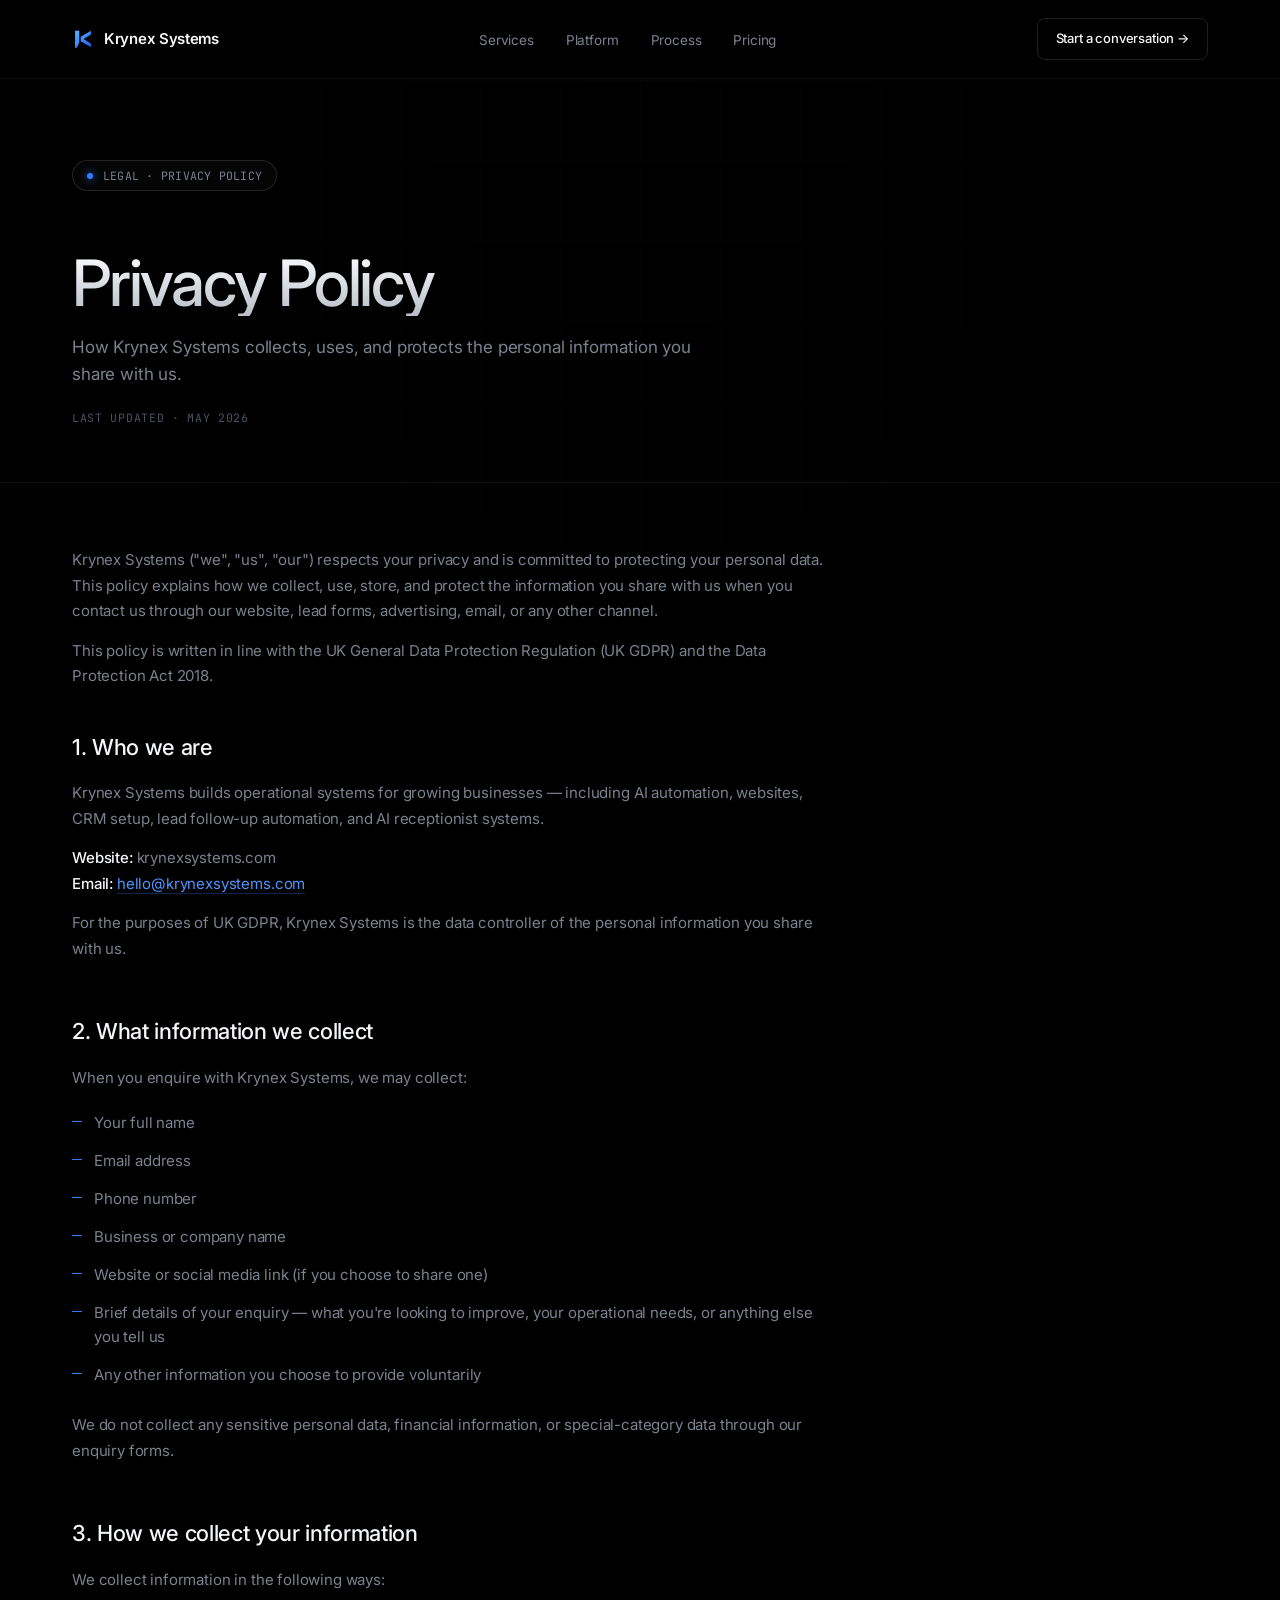
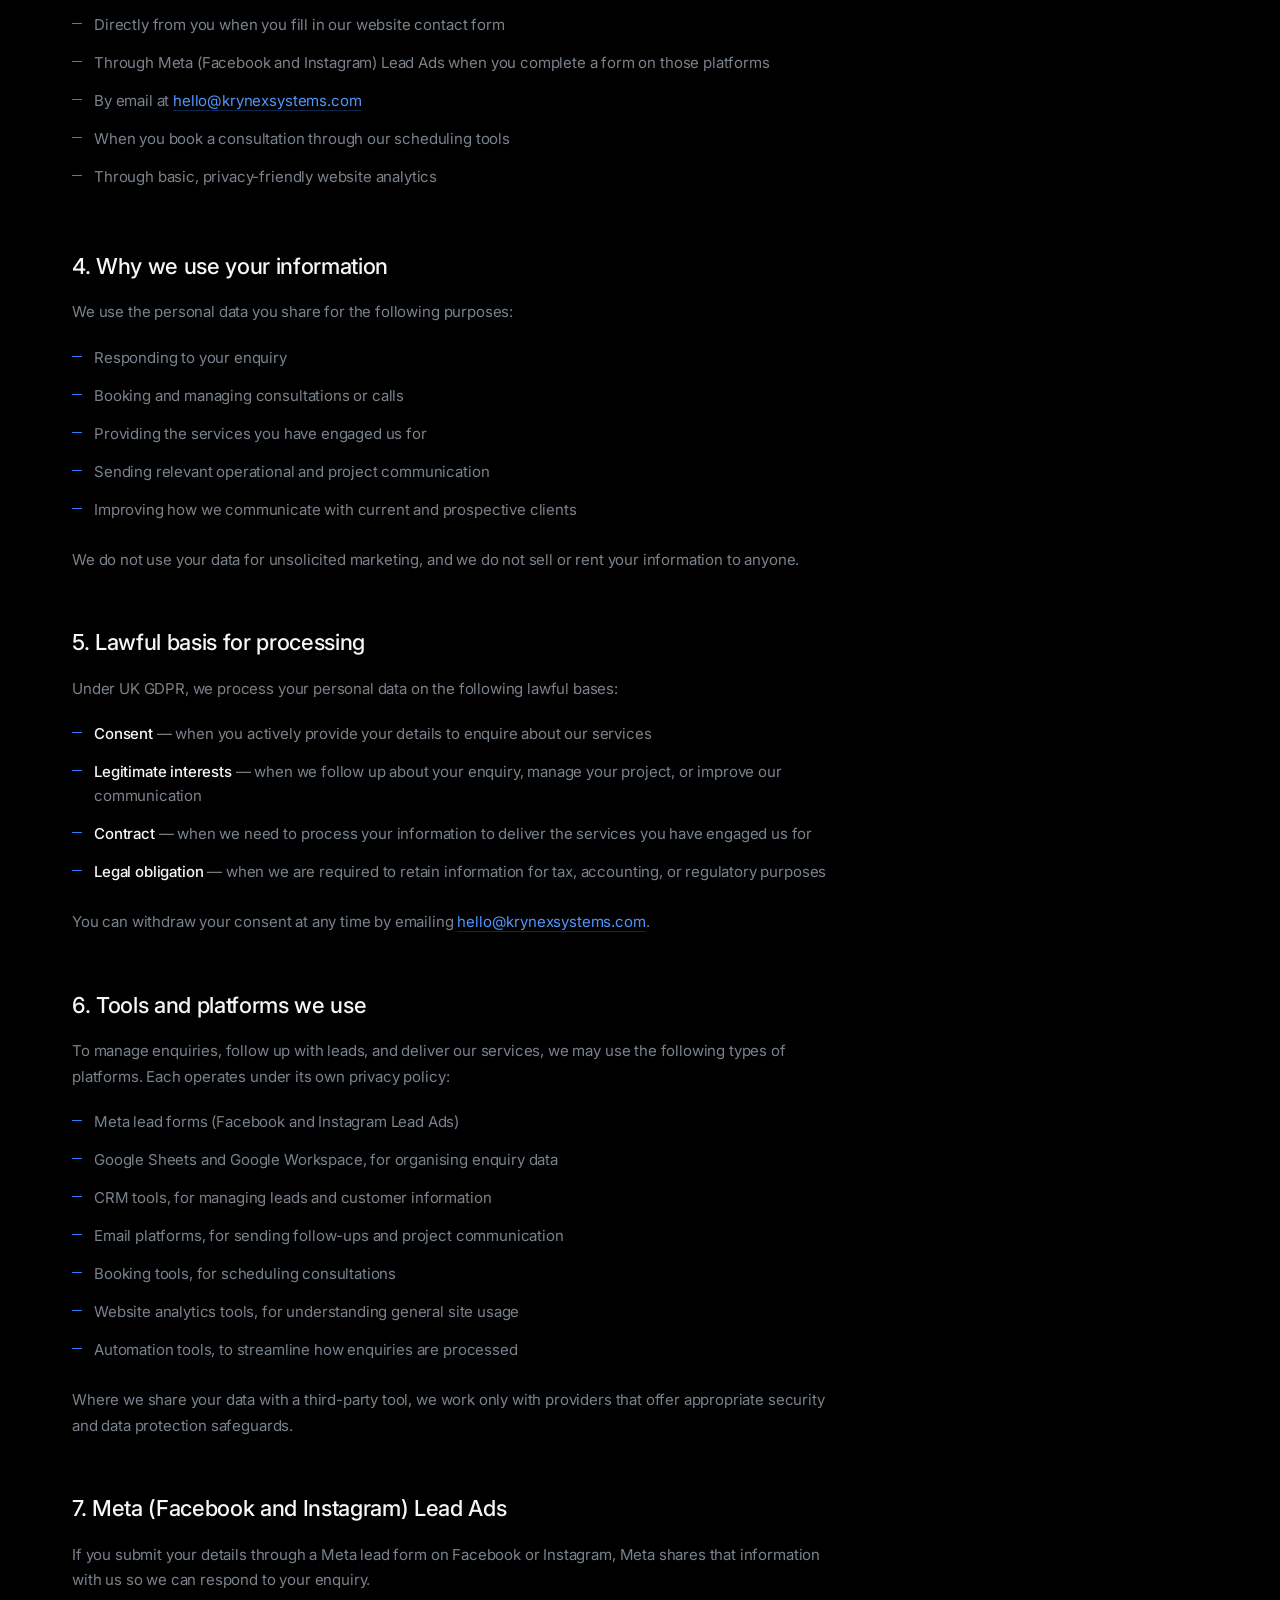
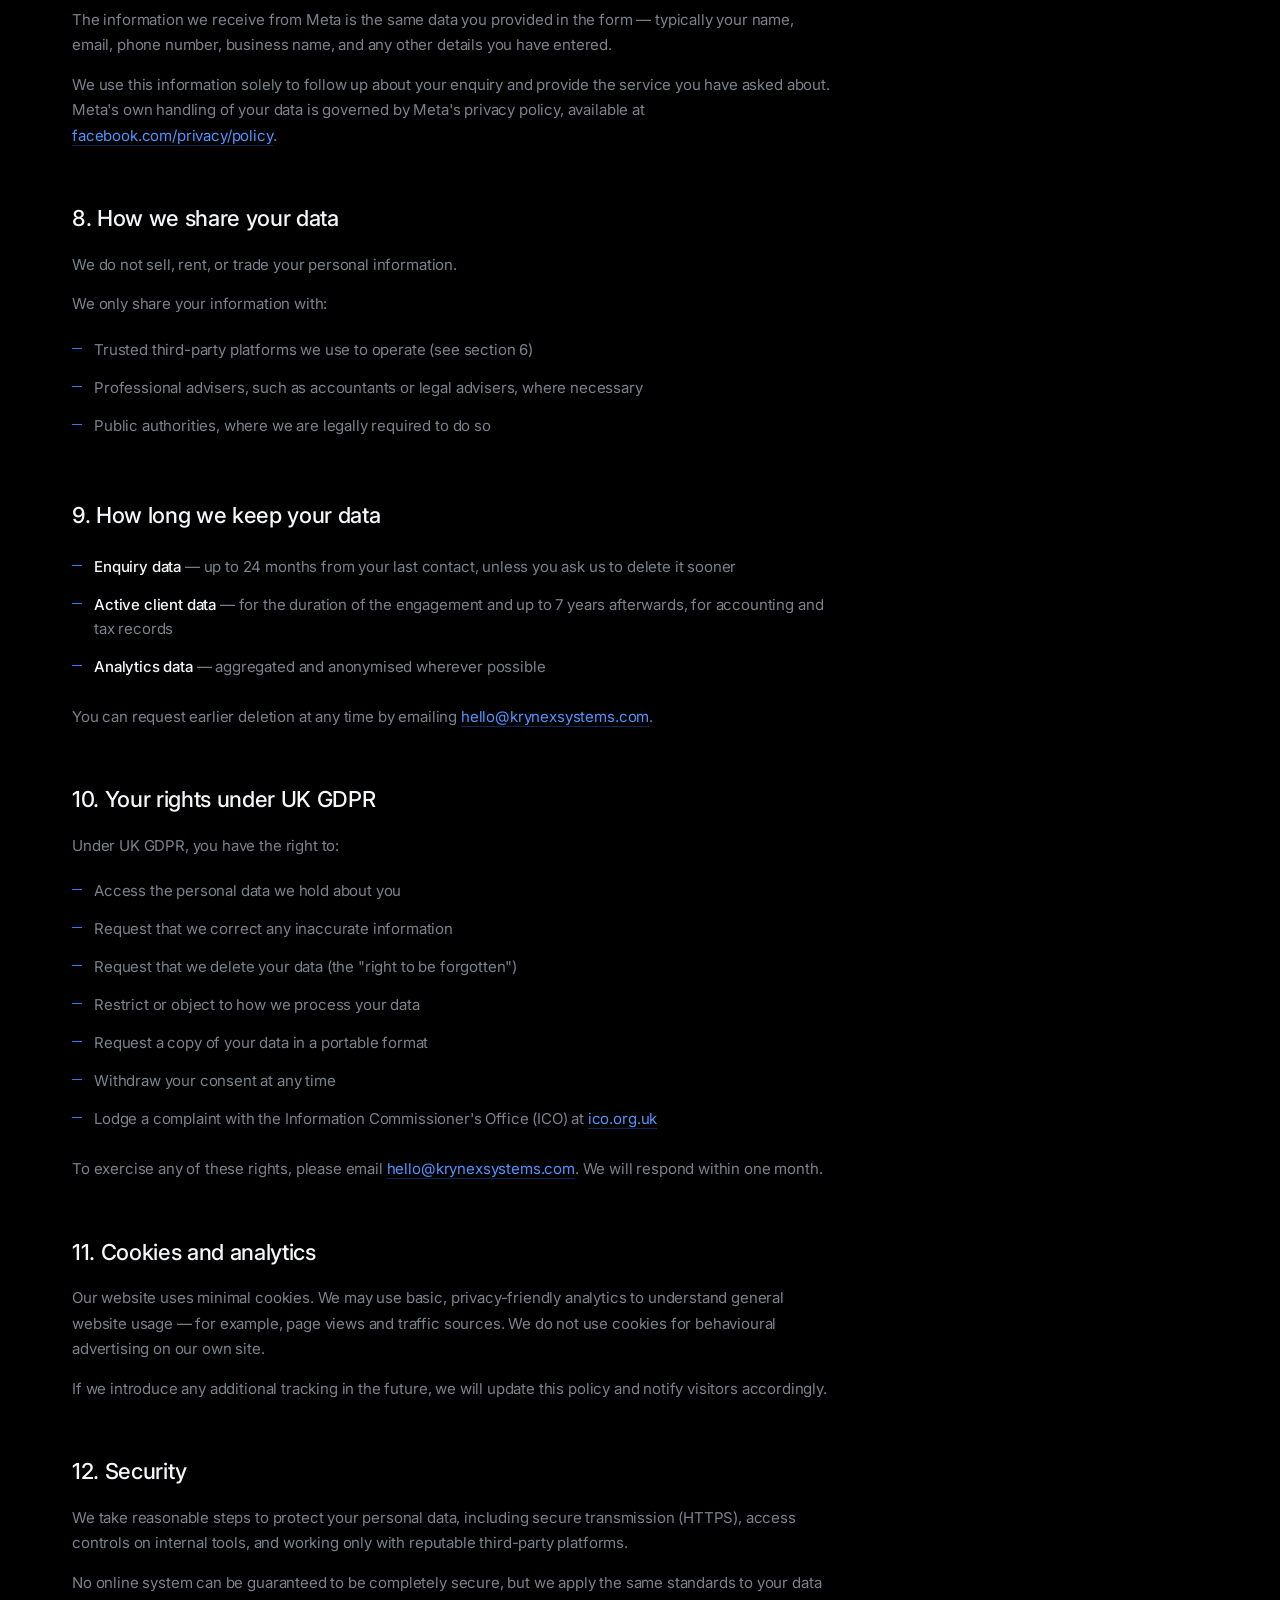
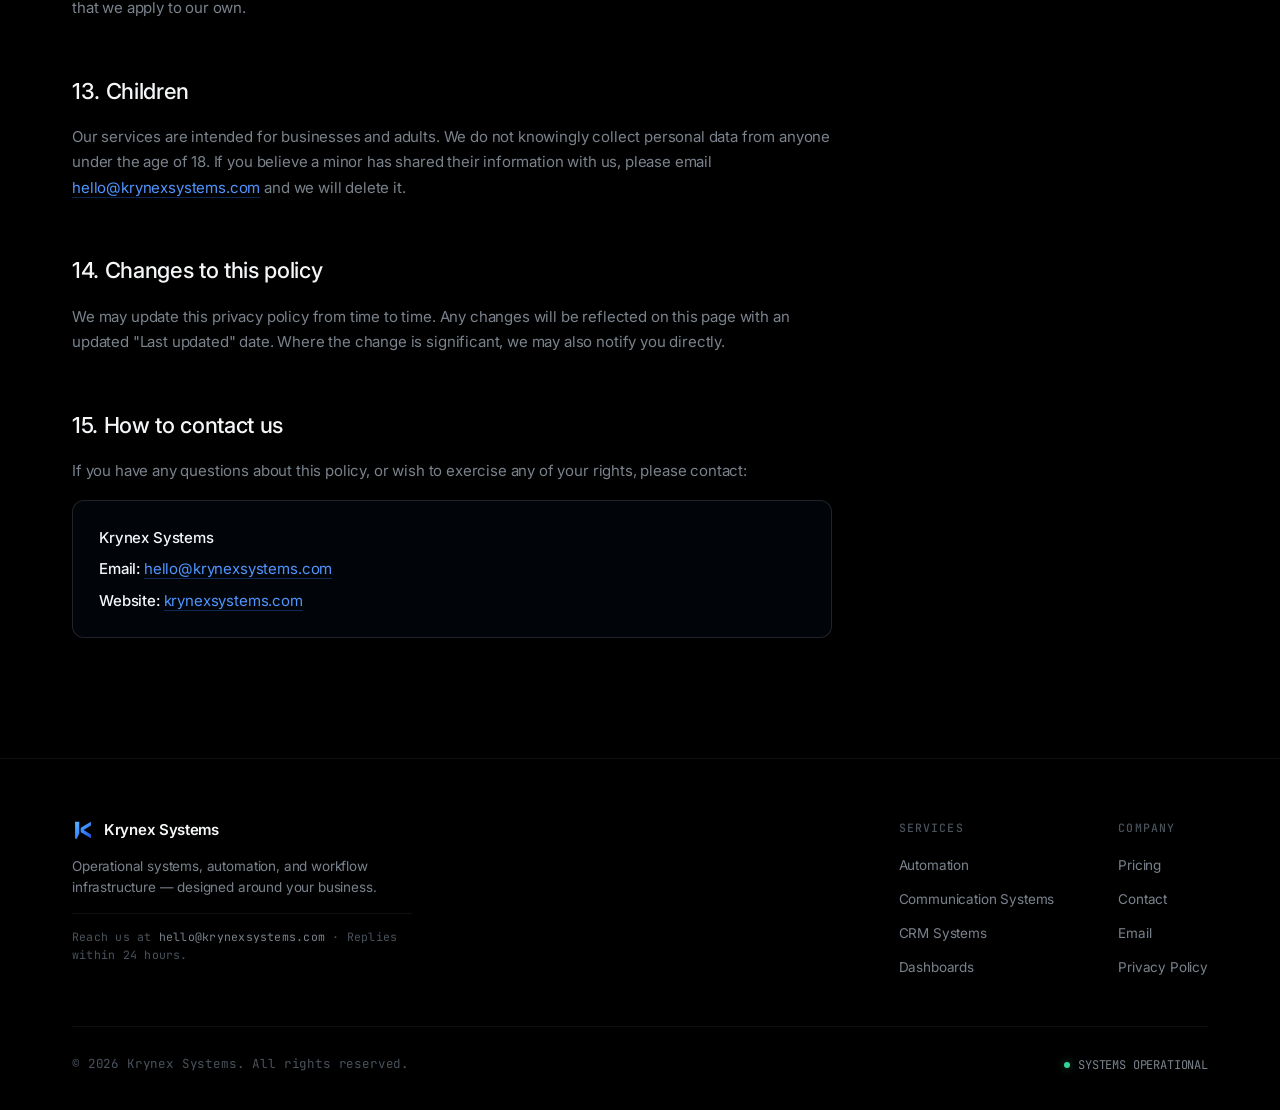
<file: privacy-policy.html>
<!DOCTYPE html>
<html lang="en">
<head>
  <meta charset="UTF-8" />
  <meta name="viewport" content="width=device-width, initial-scale=1.0" />
  <meta name="theme-color" content="#000000" />
  <meta name="description" content="Krynex Systems privacy policy — how we collect, use, and protect your personal information under UK GDPR." />
  <meta name="robots" content="index, follow" />

  <meta property="og:type" content="website" />
  <meta property="og:title" content="Privacy Policy — Krynex Systems" />
  <meta property="og:description" content="How Krynex Systems collects, uses, and protects the personal information you share with us." />
  <meta property="og:site_name" content="Krynex Systems" />

  <title>Privacy Policy — Krynex Systems</title>

  <link rel="icon" type="image/svg+xml" href="data:image/svg+xml,%3Csvg%20xmlns='http://www.w3.org/2000/svg'%20viewBox='0%200%20100%20100'%3E%3Cdefs%3E%3ClinearGradient%20id='k'%20gradientUnits='userSpaceOnUse'%20x1='14'%20y1='12'%20x2='86'%20y2='90'%3E%3Cstop%20offset='0'%20stop-color='%235AB4FF'/%3E%3Cstop%20offset='1'%20stop-color='%231C50D6'/%3E%3C/linearGradient%3E%3C/defs%3E%3Cpolygon%20points='14,12%2033,12%2033,66%2022,90%2014,90'%20fill='url(%23k)'/%3E%3Cpolygon%20points='40,40%2086,12%2086,30%2040,58'%20fill='url(%23k)'/%3E%3Cpolygon%20points='40,42%2086,70%2086,88%2040,60'%20fill='url(%23k)'/%3E%3C/svg%3E" />

  <link rel="preconnect" href="https://fonts.googleapis.com" />
  <link rel="preconnect" href="https://fonts.gstatic.com" crossorigin />
  <link href="https://fonts.googleapis.com/css2?family=Inter:wght@300;400;500;600;700&family=JetBrains+Mono:wght@400;500&display=swap" rel="stylesheet" />

  <link rel="stylesheet" href="style.css" />

  <style>
    /* ============== PRIVACY POLICY — page-specific styles ============== */
    .policy-header {
      padding: 160px 0 56px;
      border-bottom: 1px solid var(--border);
      position: relative;
    }
    .policy-header h1 {
      font-size: clamp(38px, 5.4vw, 64px);
      line-height: 1.05;
      letter-spacing: -0.035em;
      font-weight: 500;
      margin: 22px 0 18px;
      background: linear-gradient(180deg, #FFFFFF 0%, #B8BFC8 100%);
      -webkit-background-clip: text;
      background-clip: text;
      -webkit-text-fill-color: transparent;
    }
    .policy-lead {
      font-size: 17px;
      color: var(--text-muted);
      max-width: 620px;
      line-height: 1.55;
      margin-bottom: 22px;
    }
    .policy-updated {
      font-family: var(--mono);
      font-size: 11.5px;
      letter-spacing: 0.06em;
      text-transform: uppercase;
      color: var(--text-dim);
    }

    .policy-page { padding: 64px 0 120px; }

    .policy-content {
      max-width: 760px;
      color: var(--text);
      line-height: 1.7;
    }
    .policy-intro {
      font-size: 16.5px;
      color: var(--text-muted);
      margin-bottom: 16px;
    }
    .policy-content h2 {
      font-size: 22px;
      font-weight: 500;
      letter-spacing: -0.015em;
      color: var(--text);
      margin-top: 52px;
      margin-bottom: 14px;
    }
    .policy-content h2:first-of-type { margin-top: 40px; }
    .policy-content p {
      font-size: 15px;
      color: var(--text-muted);
      margin-bottom: 14px;
    }
    .policy-content strong {
      color: var(--text);
      font-weight: 500;
    }
    .policy-content ul {
      list-style: none;
      margin: 10px 0 18px;
      padding: 0;
    }
    .policy-content li {
      font-size: 15px;
      color: var(--text-muted);
      padding: 7px 0 7px 22px;
      position: relative;
      line-height: 1.6;
    }
    .policy-content li::before {
      content: '';
      position: absolute;
      left: 0;
      top: 17px;
      width: 10px;
      height: 1px;
      background: var(--blue);
    }
    .policy-content a {
      color: var(--blue-bright);
      text-decoration: none;
      border-bottom: 1px solid rgba(46, 124, 255, 0.3);
      transition: border-color 0.2s ease, color 0.2s ease;
    }
    .policy-content a:hover {
      color: #6FA8FF;
      border-bottom-color: var(--blue-bright);
    }

    .policy-contact {
      margin-top: 16px;
      padding: 24px 26px;
      background: rgba(46, 124, 255, 0.04);
      border: 1px solid var(--border-strong);
      border-radius: 12px;
    }
    .policy-contact p { margin-bottom: 6px; color: var(--text); }
    .policy-contact p:last-child { margin-bottom: 0; }

    @media (max-width: 768px) {
      .policy-header { padding: 120px 0 44px; }
      .policy-page { padding: 44px 0 80px; }
      .policy-content h2 { font-size: 20px; margin-top: 40px; }
      .policy-content p,
      .policy-content li { font-size: 14.5px; }
    }
  </style>
</head>
<body>

<div class="grid-bg" aria-hidden="true"></div>

<!-- ====================== NAVIGATION ====================== -->
<nav aria-label="Primary">
  <div class="nav-inner">
    <a href="index.html" class="logo" aria-label="Krynex Systems home">
      <div class="logo-mark" aria-hidden="true"></div>
      <span>Krynex Systems</span>
    </a>
    <ul class="nav-links">
      <li><a href="index.html#services">Services</a></li>
      <li><a href="index.html#platform">Platform</a></li>
      <li><a href="index.html#process">Process</a></li>
      <li><a href="index.html#pricing">Pricing</a></li>
    </ul>
    <a href="index.html#contact" class="btn btn-ghost">Start a conversation &rarr;</a>
  </div>
</nav>

<!-- ====================== PAGE HEADER ====================== -->
<header class="policy-header">
  <div class="container">
    <div class="eyebrow">
      <span class="eyebrow-dot" aria-hidden="true"></span>
      <span>LEGAL · PRIVACY POLICY</span>
    </div>
    <h1>Privacy Policy</h1>
    <p class="policy-lead">How Krynex Systems collects, uses, and protects the personal information you share with us.</p>
    <p class="policy-updated">Last updated · May 2026</p>
  </div>
</header>

<!-- ====================== POLICY CONTENT ====================== -->
<article class="policy-page">
  <div class="container">
    <div class="policy-content">

      <p class="policy-intro">
        Krynex Systems ("we", "us", "our") respects your privacy and is committed to protecting your personal data. This policy explains how we collect, use, store, and protect the information you share with us when you contact us through our website, lead forms, advertising, email, or any other channel.
      </p>
      <p class="policy-intro">
        This policy is written in line with the UK General Data Protection Regulation (UK GDPR) and the Data Protection Act 2018.
      </p>

      <h2>1. Who we are</h2>
      <p>Krynex Systems builds operational systems for growing businesses — including AI automation, websites, CRM setup, lead follow-up automation, and AI receptionist systems.</p>
      <p>
        <strong>Website:</strong> krynexsystems.com<br>
        <strong>Email:</strong> <a href="mailto:hello@krynexsystems.com">hello@krynexsystems.com</a>
      </p>
      <p>For the purposes of UK GDPR, Krynex Systems is the data controller of the personal information you share with us.</p>

      <h2>2. What information we collect</h2>
      <p>When you enquire with Krynex Systems, we may collect:</p>
      <ul>
        <li>Your full name</li>
        <li>Email address</li>
        <li>Phone number</li>
        <li>Business or company name</li>
        <li>Website or social media link (if you choose to share one)</li>
        <li>Brief details of your enquiry — what you're looking to improve, your operational needs, or anything else you tell us</li>
        <li>Any other information you choose to provide voluntarily</li>
      </ul>
      <p>We do not collect any sensitive personal data, financial information, or special-category data through our enquiry forms.</p>

      <h2>3. How we collect your information</h2>
      <p>We collect information in the following ways:</p>
      <ul>
        <li>Directly from you when you fill in our website contact form</li>
        <li>Through Meta (Facebook and Instagram) Lead Ads when you complete a form on those platforms</li>
        <li>By email at <a href="mailto:hello@krynexsystems.com">hello@krynexsystems.com</a></li>
        <li>When you book a consultation through our scheduling tools</li>
        <li>Through basic, privacy-friendly website analytics</li>
      </ul>

      <h2>4. Why we use your information</h2>
      <p>We use the personal data you share for the following purposes:</p>
      <ul>
        <li>Responding to your enquiry</li>
        <li>Booking and managing consultations or calls</li>
        <li>Providing the services you have engaged us for</li>
        <li>Sending relevant operational and project communication</li>
        <li>Improving how we communicate with current and prospective clients</li>
      </ul>
      <p>We do not use your data for unsolicited marketing, and we do not sell or rent your information to anyone.</p>

      <h2>5. Lawful basis for processing</h2>
      <p>Under UK GDPR, we process your personal data on the following lawful bases:</p>
      <ul>
        <li><strong>Consent</strong> — when you actively provide your details to enquire about our services</li>
        <li><strong>Legitimate interests</strong> — when we follow up about your enquiry, manage your project, or improve our communication</li>
        <li><strong>Contract</strong> — when we need to process your information to deliver the services you have engaged us for</li>
        <li><strong>Legal obligation</strong> — when we are required to retain information for tax, accounting, or regulatory purposes</li>
      </ul>
      <p>You can withdraw your consent at any time by emailing <a href="mailto:hello@krynexsystems.com">hello@krynexsystems.com</a>.</p>

      <h2>6. Tools and platforms we use</h2>
      <p>To manage enquiries, follow up with leads, and deliver our services, we may use the following types of platforms. Each operates under its own privacy policy:</p>
      <ul>
        <li>Meta lead forms (Facebook and Instagram Lead Ads)</li>
        <li>Google Sheets and Google Workspace, for organising enquiry data</li>
        <li>CRM tools, for managing leads and customer information</li>
        <li>Email platforms, for sending follow-ups and project communication</li>
        <li>Booking tools, for scheduling consultations</li>
        <li>Website analytics tools, for understanding general site usage</li>
        <li>Automation tools, to streamline how enquiries are processed</li>
      </ul>
      <p>Where we share your data with a third-party tool, we work only with providers that offer appropriate security and data protection safeguards.</p>

      <h2>7. Meta (Facebook and Instagram) Lead Ads</h2>
      <p>If you submit your details through a Meta lead form on Facebook or Instagram, Meta shares that information with us so we can respond to your enquiry.</p>
      <p>The information we receive from Meta is the same data you provided in the form — typically your name, email, phone number, business name, and any other details you have entered.</p>
      <p>We use this information solely to follow up about your enquiry and provide the service you have asked about. Meta's own handling of your data is governed by Meta's privacy policy, available at <a href="https://www.facebook.com/privacy/policy" target="_blank" rel="noopener">facebook.com/privacy/policy</a>.</p>

      <h2>8. How we share your data</h2>
      <p>We do not sell, rent, or trade your personal information.</p>
      <p>We only share your information with:</p>
      <ul>
        <li>Trusted third-party platforms we use to operate (see section 6)</li>
        <li>Professional advisers, such as accountants or legal advisers, where necessary</li>
        <li>Public authorities, where we are legally required to do so</li>
      </ul>

      <h2>9. How long we keep your data</h2>
      <ul>
        <li><strong>Enquiry data</strong> — up to 24 months from your last contact, unless you ask us to delete it sooner</li>
        <li><strong>Active client data</strong> — for the duration of the engagement and up to 7 years afterwards, for accounting and tax records</li>
        <li><strong>Analytics data</strong> — aggregated and anonymised wherever possible</li>
      </ul>
      <p>You can request earlier deletion at any time by emailing <a href="mailto:hello@krynexsystems.com">hello@krynexsystems.com</a>.</p>

      <h2>10. Your rights under UK GDPR</h2>
      <p>Under UK GDPR, you have the right to:</p>
      <ul>
        <li>Access the personal data we hold about you</li>
        <li>Request that we correct any inaccurate information</li>
        <li>Request that we delete your data (the "right to be forgotten")</li>
        <li>Restrict or object to how we process your data</li>
        <li>Request a copy of your data in a portable format</li>
        <li>Withdraw your consent at any time</li>
        <li>Lodge a complaint with the Information Commissioner's Office (ICO) at <a href="https://ico.org.uk" target="_blank" rel="noopener">ico.org.uk</a></li>
      </ul>
      <p>To exercise any of these rights, please email <a href="mailto:hello@krynexsystems.com">hello@krynexsystems.com</a>. We will respond within one month.</p>

      <h2>11. Cookies and analytics</h2>
      <p>Our website uses minimal cookies. We may use basic, privacy-friendly analytics to understand general website usage — for example, page views and traffic sources. We do not use cookies for behavioural advertising on our own site.</p>
      <p>If we introduce any additional tracking in the future, we will update this policy and notify visitors accordingly.</p>

      <h2>12. Security</h2>
      <p>We take reasonable steps to protect your personal data, including secure transmission (HTTPS), access controls on internal tools, and working only with reputable third-party platforms.</p>
      <p>No online system can be guaranteed to be completely secure, but we apply the same standards to your data that we apply to our own.</p>

      <h2>13. Children</h2>
      <p>Our services are intended for businesses and adults. We do not knowingly collect personal data from anyone under the age of 18. If you believe a minor has shared their information with us, please email <a href="mailto:hello@krynexsystems.com">hello@krynexsystems.com</a> and we will delete it.</p>

      <h2>14. Changes to this policy</h2>
      <p>We may update this privacy policy from time to time. Any changes will be reflected on this page with an updated "Last updated" date. Where the change is significant, we may also notify you directly.</p>

      <h2>15. How to contact us</h2>
      <p>If you have any questions about this policy, or wish to exercise any of your rights, please contact:</p>
      <div class="policy-contact">
        <p><strong>Krynex Systems</strong></p>
        <p><strong>Email:</strong> <a href="mailto:hello@krynexsystems.com">hello@krynexsystems.com</a></p>
        <p><strong>Website:</strong> <a href="index.html">krynexsystems.com</a></p>
      </div>

    </div>
  </div>
</article>

<!-- ====================== FOOTER ====================== -->
<footer>
  <div class="container">
    <div class="footer-top">
      <div class="footer-brand">
        <a href="index.html" class="logo">
          <div class="logo-mark" aria-hidden="true"></div>
          <span>Krynex Systems</span>
        </a>
        <p>Operational systems, automation, and workflow infrastructure — designed around your business.</p>
        <p class="footer-reassure">Reach us at <a href="mailto:hello@krynexsystems.com">hello@krynexsystems.com</a> · Replies within 24 hours.</p>
      </div>
      <div class="footer-links">
        <div class="footer-col">
          <h4>Services</h4>
          <ul>
            <li><a href="index.html#services">Automation</a></li>
            <li><a href="index.html#services">Communication Systems</a></li>
            <li><a href="index.html#services">CRM Systems</a></li>
            <li><a href="index.html#services">Dashboards</a></li>
          </ul>
        </div>
        <div class="footer-col">
          <h4>Company</h4>
          <ul>
            <li><a href="index.html#pricing">Pricing</a></li>
            <li><a href="index.html#contact">Contact</a></li>
            <li><a href="mailto:hello@krynexsystems.com">Email</a></li>
            <li><a href="privacy-policy.html">Privacy Policy</a></li>
          </ul>
        </div>
      </div>
    </div>
    <div class="footer-bottom">
      <p>© 2026 Krynex Systems. All rights reserved.</p>
      <div class="footer-status">
        <span class="status-dot" aria-hidden="true"></span>
        <span>SYSTEMS OPERATIONAL</span>
      </div>
    </div>
  </div>
</footer>

</body>
</html>
</file>
<file: style.css>
/* ==========================================================================
   Krynex Systems — Stylesheet
   Operational systems, automation & workflow infrastructure
   ========================================================================== */

/* ------------------------------------------------------------------
   1. VARIABLES & RESET
   ------------------------------------------------------------------ */
:root {
  --bg: #000000;
  --bg-elev: #060709;
  --bg-card: #0A0C10;
  --border: rgba(255, 255, 255, 0.06);
  --border-strong: rgba(255, 255, 255, 0.12);
  --text: #F4F6F8;
  --text-muted: #7A828C;
  --text-dim: #4A525C;
  --blue: #2E7CFF;
  --blue-bright: #4F95FF;
  --blue-dim: rgba(46, 124, 255, 0.08);
  --blue-glow: rgba(46, 124, 255, 0.18);
  --error: #FF6B6B;
  --mono: 'JetBrains Mono', monospace;
}

* { margin: 0; padding: 0; box-sizing: border-box; }
html { scroll-behavior: smooth; }

body {
  background: var(--bg);
  color: var(--text);
  font-family: 'Inter', -apple-system, BlinkMacSystemFont, sans-serif;
  font-weight: 400;
  line-height: 1.5;
  letter-spacing: -0.01em;
  -webkit-font-smoothing: antialiased;
  -moz-osx-font-smoothing: grayscale;
  overflow-x: hidden;
}

a { color: inherit; }
button { font: inherit; }
img, svg { display: block; max-width: 100%; }

/* ------------------------------------------------------------------
   2. LAYOUT PRIMITIVES
   ------------------------------------------------------------------ */
.grid-bg {
  position: fixed;
  inset: 0;
  background-image:
    linear-gradient(rgba(255, 255, 255, 0.015) 1px, transparent 1px),
    linear-gradient(90deg, rgba(255, 255, 255, 0.015) 1px, transparent 1px);
  background-size: 80px 80px;
  pointer-events: none;
  z-index: 0;
  mask-image: radial-gradient(ellipse at center top, black 0%, transparent 70%);
  -webkit-mask-image: radial-gradient(ellipse at center top, black 0%, transparent 70%);
}

.container {
  max-width: 1200px;
  margin: 0 auto;
  padding: 0 32px;
  position: relative;
  z-index: 1;
}

/* ------------------------------------------------------------------
   3. BUTTONS & LOGO
   ------------------------------------------------------------------ */
.btn {
  display: inline-flex;
  align-items: center;
  gap: 8px;
  padding: 10px 18px;
  background: var(--text);
  color: #000;
  border-radius: 8px;
  font-size: 13px;
  font-weight: 500;
  text-decoration: none;
  border: 1px solid var(--text);
  transition: all 0.2s ease;
  cursor: pointer;
}
.btn:hover { background: #E0E4E8; }
.btn:disabled { opacity: 0.6; cursor: not-allowed; }

.btn-ghost {
  background: transparent;
  color: var(--text);
  border: 1px solid var(--border-strong);
}
.btn-ghost:hover { background: rgba(255, 255, 255, 0.04); border-color: rgba(255, 255, 255, 0.2); }

.btn-blue {
  background: var(--blue);
  color: white;
  border: 1px solid var(--blue);
  box-shadow: 0 0 0 1px rgba(46, 124, 255, 0.3), 0 8px 32px -8px rgba(46, 124, 255, 0.5);
}
.btn-blue:hover { background: var(--blue-bright); border-color: var(--blue-bright); }

.logo {
  display: flex;
  align-items: center;
  gap: 10px;
  font-weight: 600;
  font-size: 15px;
  letter-spacing: -0.02em;
  text-decoration: none;
  color: var(--text);
}
.logo-mark {
  width: 22px;
  height: 22px;
  flex-shrink: 0;
  background-image: url("data:image/svg+xml,%3Csvg xmlns='http://www.w3.org/2000/svg' viewBox='0 0 100 100'%3E%3Cdefs%3E%3ClinearGradient id='k' gradientUnits='userSpaceOnUse' x1='14' y1='12' x2='86' y2='90'%3E%3Cstop offset='0' stop-color='%235AB4FF'/%3E%3Cstop offset='.55' stop-color='%233A86FF'/%3E%3Cstop offset='1' stop-color='%231C50D6'/%3E%3C/linearGradient%3E%3C/defs%3E%3Cpolygon points='14,12 33,12 33,66 22,90 14,90' fill='url(%23k)'/%3E%3Cpolygon points='40,40 86,12 86,30 40,58' fill='url(%23k)'/%3E%3Cpolygon points='40,42 86,70 86,88 40,60' fill='url(%23k)'/%3E%3C/svg%3E");
  background-size: contain;
  background-repeat: no-repeat;
  background-position: center;
}

/* ------------------------------------------------------------------
   4. NAVIGATION
   ------------------------------------------------------------------ */
nav {
  position: fixed;
  top: 0;
  left: 0;
  right: 0;
  z-index: 100;
  backdrop-filter: blur(20px);
  -webkit-backdrop-filter: blur(20px);
  background: rgba(0, 0, 0, 0.6);
  border-bottom: 1px solid var(--border);
}
.nav-inner {
  display: flex;
  align-items: center;
  justify-content: space-between;
  padding: 18px 32px;
  max-width: 1200px;
  margin: 0 auto;
}
.nav-links {
  display: flex;
  gap: 32px;
  list-style: none;
}
.nav-links a {
  color: var(--text-muted);
  text-decoration: none;
  font-size: 13.5px;
  font-weight: 400;
  transition: color 0.2s ease;
}
.nav-links a:hover { color: var(--text); }

/* ------------------------------------------------------------------
   5. HERO
   ------------------------------------------------------------------ */
.hero {
  position: relative;
  padding: 180px 0 120px;
  text-align: center;
  overflow: hidden;
}
.hero::before {
  content: '';
  position: absolute;
  top: 20%;
  left: 50%;
  transform: translateX(-50%);
  width: 800px;
  height: 600px;
  background: radial-gradient(ellipse, rgba(46, 124, 255, 0.15) 0%, transparent 60%);
  filter: blur(80px);
  pointer-events: none;
}
.eyebrow {
  display: inline-flex;
  align-items: center;
  gap: 10px;
  padding: 6px 14px;
  border: 1px solid var(--border-strong);
  border-radius: 999px;
  font-size: 11.5px;
  color: var(--text-muted);
  background: rgba(255, 255, 255, 0.02);
  backdrop-filter: blur(10px);
  font-family: var(--mono);
  letter-spacing: 0.02em;
  margin-bottom: 36px;
}
.eyebrow-dot {
  width: 6px;
  height: 6px;
  border-radius: 50%;
  background: var(--blue);
  box-shadow: 0 0 8px var(--blue);
  animation: pulse 2.5s ease-in-out infinite;
}
@keyframes pulse {
  0%, 100% { opacity: 1; }
  50% { opacity: 0.4; }
}
.hero h1 {
  font-size: clamp(40px, 6.2vw, 80px);
  line-height: 1.02;
  letter-spacing: -0.04em;
  font-weight: 500;
  margin-bottom: 28px;
  background: linear-gradient(180deg, #FFFFFF 0%, #B8BFC8 100%);
  -webkit-background-clip: text;
  background-clip: text;
  -webkit-text-fill-color: transparent;
}
.hero h1 .accent {
  background: linear-gradient(180deg, var(--blue-bright) 0%, var(--blue) 100%);
  -webkit-background-clip: text;
  background-clip: text;
  -webkit-text-fill-color: transparent;
  font-style: italic;
  font-weight: 500;
}
.hero p.lead {
  font-size: clamp(15px, 1.4vw, 18px);
  color: var(--text-muted);
  max-width: 560px;
  margin: 0 auto 40px;
  line-height: 1.55;
}
.hero-actions {
  display: flex;
  gap: 12px;
  justify-content: center;
  flex-wrap: wrap;
  margin-bottom: 80px;
}

/* Hero dashboard visual */
.hero-visual {
  position: relative;
  max-width: 1080px;
  margin: 0 auto;
  border: 1px solid var(--border-strong);
  border-radius: 16px;
  background: linear-gradient(180deg, #0B0D12 0%, #050608 100%);
  overflow: hidden;
  box-shadow:
    0 0 0 1px rgba(46, 124, 255, 0.08),
    0 40px 100px -30px rgba(46, 124, 255, 0.25),
    0 80px 200px -60px rgba(0, 0, 0, 0.8);
}
.hero-visual::before {
  content: '';
  position: absolute;
  inset: 0;
  background: radial-gradient(ellipse at top, rgba(46, 124, 255, 0.08), transparent 60%);
  pointer-events: none;
}
.hv-bar {
  display: flex;
  align-items: center;
  padding: 14px 18px;
  border-bottom: 1px solid var(--border);
  gap: 14px;
}
.hv-dots { display: flex; gap: 6px; }
.hv-dots span {
  width: 10px; height: 10px; border-radius: 50%;
  background: rgba(255, 255, 255, 0.1);
}
.hv-url {
  font-family: var(--mono);
  font-size: 11px;
  color: var(--text-dim);
  margin-left: auto;
  overflow: hidden;
  text-overflow: ellipsis;
  white-space: nowrap;
  max-width: 60%;
}
.hv-body {
  display: grid;
  grid-template-columns: 200px 1fr;
  min-height: 420px;
}
.hv-side {
  border-right: 1px solid var(--border);
  padding: 20px 14px;
  display: flex;
  flex-direction: column;
  gap: 4px;
}
.hv-side-item {
  padding: 8px 12px;
  font-size: 12.5px;
  color: var(--text-dim);
  border-radius: 6px;
  display: flex;
  align-items: center;
  gap: 10px;
  font-weight: 400;
}
.hv-side-item.active {
  background: rgba(46, 124, 255, 0.08);
  color: var(--blue-bright);
}
.hv-side-item::before {
  content: '';
  width: 4px; height: 4px;
  border-radius: 1px;
  background: currentColor;
  opacity: 0.6;
}
.hv-main {
  padding: 24px;
  display: flex;
  flex-direction: column;
  gap: 18px;
}
.hv-stats {
  display: grid;
  grid-template-columns: repeat(4, 1fr);
  gap: 12px;
}
.hv-stat {
  padding: 14px 16px;
  background: rgba(255, 255, 255, 0.02);
  border: 1px solid var(--border);
  border-radius: 8px;
}
.hv-stat-label {
  font-size: 10.5px;
  color: var(--text-dim);
  text-transform: uppercase;
  letter-spacing: 0.06em;
  margin-bottom: 6px;
  font-family: var(--mono);
}
.hv-stat-value {
  font-size: 22px;
  font-weight: 500;
  letter-spacing: -0.02em;
}
.hv-stat-value .delta {
  font-size: 11px;
  color: var(--blue-bright);
  font-weight: 400;
  margin-left: 4px;
}
.hv-chart {
  flex: 1;
  background: rgba(255, 255, 255, 0.015);
  border: 1px solid var(--border);
  border-radius: 8px;
  padding: 18px;
  position: relative;
  min-height: 180px;
}
.hv-chart svg { width: 100%; height: 140px; }
.hv-chart-label {
  font-size: 11px;
  color: var(--text-muted);
  margin-bottom: 8px;
  font-family: var(--mono);
  letter-spacing: 0.04em;
}

/* ------------------------------------------------------------------
   6. SECTION BASE
   ------------------------------------------------------------------ */
section { padding: 140px 0; position: relative; }
.section-head {
  max-width: 680px;
  margin-bottom: 72px;
}
.section-head.center { margin-left: auto; margin-right: auto; text-align: center; }
.section-head.center .section-tag { justify-content: center; }
.section-head.center p { margin: 0 auto; }
.section-tag {
  font-family: var(--mono);
  font-size: 11.5px;
  color: var(--blue-bright);
  letter-spacing: 0.1em;
  text-transform: uppercase;
  margin-bottom: 18px;
  display: flex;
  align-items: center;
  gap: 10px;
}
.section-tag::before {
  content: '';
  width: 14px; height: 1px;
  background: var(--blue);
}
.section-head.center .section-tag::before { display: none; }
.section-head h2 {
  font-size: clamp(32px, 4vw, 50px);
  line-height: 1.05;
  letter-spacing: -0.03em;
  font-weight: 500;
  margin-bottom: 18px;
  background: linear-gradient(180deg, #FFFFFF 0%, #C0C8D0 100%);
  -webkit-background-clip: text;
  background-clip: text;
  -webkit-text-fill-color: transparent;
}
.section-head p {
  font-size: 16px;
  color: var(--text-muted);
  max-width: 560px;
  line-height: 1.6;
}

/* Caption for illustrative product visuals / demo data */
.visual-caption {
  text-align: center;
  margin-top: 20px;
  font-family: var(--mono);
  font-size: 11.5px;
  letter-spacing: 0.04em;
  color: var(--text-dim);
}

/* ------------------------------------------------------------------
   7. SERVICES
   ------------------------------------------------------------------ */
.services {
  display: grid;
  grid-template-columns: repeat(3, 1fr);
  gap: 1px;
  background: var(--border);
  border: 1px solid var(--border);
  border-radius: 16px;
  overflow: hidden;
}
.service {
  background: var(--bg);
  padding: 40px 36px;
  min-height: 280px;
  position: relative;
  transition: background 0.3s ease;
}
.service:hover { background: #050709; }
.service-icon {
  width: 38px;
  height: 38px;
  border-radius: 8px;
  background: linear-gradient(135deg, rgba(46, 124, 255, 0.15), rgba(46, 124, 255, 0.04));
  border: 1px solid rgba(46, 124, 255, 0.2);
  display: flex;
  align-items: center;
  justify-content: center;
  margin-bottom: 28px;
  color: var(--blue-bright);
}
.service-icon svg { width: 16px; height: 16px; }
.service h3 {
  font-size: 18px;
  font-weight: 500;
  letter-spacing: -0.015em;
  margin-bottom: 12px;
}
.service p {
  font-size: 14px;
  color: var(--text-muted);
  line-height: 1.6;
}
.service-num {
  position: absolute;
  top: 32px;
  right: 32px;
  font-family: var(--mono);
  font-size: 11px;
  color: var(--text-dim);
  letter-spacing: 0.1em;
}

/* ------------------------------------------------------------------
   8. PLATFORM / DASHBOARD SHOWCASE
   ------------------------------------------------------------------ */
.dashboard-section {
  background: linear-gradient(180deg, transparent 0%, rgba(46, 124, 255, 0.02) 50%, transparent 100%);
}
.dashboard-card {
  border: 1px solid var(--border-strong);
  border-radius: 16px;
  background: linear-gradient(180deg, #08090C 0%, #030405 100%);
  overflow: hidden;
  position: relative;
}
.dashboard-grid {
  display: grid;
  grid-template-columns: 1.1fr 1fr;
  gap: 0;
}
.dashboard-copy {
  padding: 64px 52px;
  display: flex;
  flex-direction: column;
  justify-content: center;
  border-right: 1px solid var(--border);
}
.dashboard-copy h3 {
  font-size: 36px;
  line-height: 1.1;
  letter-spacing: -0.03em;
  font-weight: 500;
  margin-bottom: 18px;
}
.dashboard-copy p {
  color: var(--text-muted);
  font-size: 15px;
  line-height: 1.6;
  margin-bottom: 28px;
}
.feature-list { list-style: none; display: flex; flex-direction: column; gap: 14px; }
.feature-list li {
  display: flex;
  gap: 12px;
  font-size: 14.5px;
  color: var(--text);
  align-items: flex-start;
  line-height: 1.5;
}
.feature-list li::before {
  content: '';
  width: 14px; height: 14px;
  border-radius: 50%;
  background: var(--blue-dim);
  border: 1px solid var(--blue);
  flex-shrink: 0;
  margin-top: 4px;
}

.dashboard-visual {
  padding: 52px;
  background: radial-gradient(ellipse at top right, rgba(46, 124, 255, 0.08), transparent 70%);
  display: flex;
  flex-direction: column;
  gap: 14px;
}
.dv-row {
  display: flex;
  align-items: center;
  gap: 14px;
  padding: 14px 16px;
  background: rgba(255, 255, 255, 0.02);
  border: 1px solid var(--border);
  border-radius: 10px;
}
.dv-row .dot {
  width: 8px; height: 8px;
  border-radius: 50%;
  background: var(--blue);
  box-shadow: 0 0 8px var(--blue-glow);
}
.dv-row.warn .dot { background: #FFB547; box-shadow: 0 0 8px rgba(255, 181, 71, 0.4); }
.dv-row.idle .dot { background: var(--text-dim); box-shadow: none; }
.dv-name {
  font-size: 13px;
  color: var(--text);
  font-weight: 500;
  flex: 1;
  overflow: hidden;
  text-overflow: ellipsis;
  white-space: nowrap;
}
.dv-meta {
  font-family: var(--mono);
  font-size: 11px;
  color: var(--text-muted);
}
.dv-bar {
  height: 4px;
  background: rgba(255, 255, 255, 0.06);
  border-radius: 2px;
  flex: 0 0 80px;
  overflow: hidden;
}
.dv-bar > div {
  height: 100%;
  background: var(--blue);
  border-radius: 2px;
}

/* ------------------------------------------------------------------
   9. INTERACTIVE DEMO
   ------------------------------------------------------------------ */
.demo-card {
  position: relative;
  max-width: 1080px;
  margin: 0 auto;
  border: 1px solid var(--border-strong);
  border-radius: 18px;
  background: linear-gradient(180deg, #08090C 0%, #030405 100%);
  overflow: hidden;
  box-shadow:
    0 0 0 1px rgba(46, 124, 255, 0.06),
    0 40px 100px -30px rgba(46, 124, 255, 0.18),
    0 80px 200px -60px rgba(0, 0, 0, 0.8);
}
.demo-card::before {
  content: '';
  position: absolute;
  top: -20%;
  left: 50%;
  transform: translateX(-50%);
  width: 700px;
  height: 500px;
  background: radial-gradient(ellipse, rgba(46, 124, 255, 0.07), transparent 70%);
  pointer-events: none;
}
.demo-bar {
  display: flex;
  align-items: center;
  gap: 14px;
  padding: 16px 20px;
  border-bottom: 1px solid var(--border);
  position: relative;
}
.demo-title {
  font-family: var(--mono);
  font-size: 12px;
  color: var(--text);
  font-weight: 500;
  letter-spacing: 0.02em;
}
.demo-status {
  margin-left: auto;
  display: flex;
  align-items: center;
  gap: 8px;
  font-family: var(--mono);
  font-size: 10.5px;
  color: var(--blue-bright);
  letter-spacing: 0.1em;
  padding: 5px 12px;
  border-radius: 999px;
  background: rgba(46, 124, 255, 0.06);
  border: 1px solid rgba(46, 124, 255, 0.18);
}
.demo-status.complete {
  color: #36D399;
  background: rgba(54, 211, 153, 0.06);
  border-color: rgba(54, 211, 153, 0.2);
}
.status-pulse {
  width: 6px; height: 6px;
  border-radius: 50%;
  background: currentColor;
  box-shadow: 0 0 6px currentColor;
  animation: status-pulse 1.4s ease-in-out infinite;
}
@keyframes status-pulse {
  0%, 100% { opacity: 1; transform: scale(1); }
  50% { opacity: 0.5; transform: scale(0.85); }
}
.demo-replay {
  background: transparent;
  border: 1px solid var(--border-strong);
  color: var(--text-muted);
  width: 30px;
  height: 30px;
  border-radius: 7px;
  display: flex;
  align-items: center;
  justify-content: center;
  cursor: pointer;
  transition: all 0.2s ease;
}
.demo-replay:hover {
  color: var(--text);
  border-color: rgba(255, 255, 255, 0.2);
  background: rgba(255, 255, 255, 0.03);
}
.demo-replay svg { width: 13px; height: 13px; }

.demo-grid {
  display: grid;
  grid-template-columns: 380px 1fr;
  min-height: 440px;
}

.demo-steps {
  position: relative;
  padding: 32px 28px;
  border-right: 1px solid var(--border);
  display: flex;
  flex-direction: column;
  gap: 4px;
}
.demo-line {
  position: absolute;
  left: 47px;
  top: 56px;
  bottom: 56px;
  width: 1px;
  background: rgba(255, 255, 255, 0.06);
}
.demo-line::before {
  content: '';
  position: absolute;
  top: 0;
  left: 0;
  right: 0;
  height: var(--progress, 0%);
  background: linear-gradient(180deg, var(--blue) 0%, var(--blue-bright) 100%);
  box-shadow: 0 0 8px rgba(46, 124, 255, 0.4);
  transition: height 1.1s cubic-bezier(0.4, 0, 0.2, 1);
}
.demo-step {
  display: flex;
  align-items: center;
  gap: 18px;
  padding: 12px 0;
  position: relative;
  transition: opacity 0.7s ease;
}
.demo-step.pending { opacity: 0.45; }
.demo-step.completed { opacity: 0.7; }
.demo-step.active { opacity: 1; }

.demo-node {
  flex-shrink: 0;
  width: 38px;
  height: 38px;
  border-radius: 10px;
  background-color: var(--bg-elev);
  border: 1px solid var(--border-strong);
  color: var(--text-dim);
  display: flex;
  align-items: center;
  justify-content: center;
  font-family: var(--mono);
  font-size: 11px;
  font-weight: 500;
  position: relative;
  z-index: 2;
  transition: all 0.8s cubic-bezier(0.4, 0, 0.2, 1);
}
.demo-step.completed .demo-node {
  background: linear-gradient(135deg, rgba(46, 124, 255, 0.2), rgba(46, 124, 255, 0.05));
  border-color: rgba(46, 124, 255, 0.35);
  color: var(--blue-bright);
}
.demo-step.active .demo-node {
  background: linear-gradient(135deg, var(--blue) 0%, #1851C9 100%);
  border-color: var(--blue-bright);
  color: white;
  box-shadow:
    0 0 0 4px rgba(46, 124, 255, 0.12),
    0 0 20px rgba(46, 124, 255, 0.4);
  animation: node-active 2.8s ease-in-out infinite;
}
@keyframes node-active {
  0%, 100% { box-shadow: 0 0 0 4px rgba(46, 124, 255, 0.12), 0 0 20px rgba(46, 124, 255, 0.4); }
  50% { box-shadow: 0 0 0 6px rgba(46, 124, 255, 0.18), 0 0 28px rgba(46, 124, 255, 0.55); }
}
.demo-step.completed .demo-node::after {
  content: '';
  position: absolute;
  inset: 0;
  display: flex;
  align-items: center;
  justify-content: center;
  background: url("data:image/svg+xml;utf8,<svg xmlns='http://www.w3.org/2000/svg' viewBox='0 0 24 24' fill='none' stroke='%234F95FF' stroke-width='2.5' stroke-linecap='round' stroke-linejoin='round'><polyline points='20 6 9 17 4 12'/></svg>") center / 14px no-repeat;
}
.demo-step.completed .demo-node { color: transparent; }

.demo-step-body {
  display: flex;
  flex-direction: column;
  gap: 2px;
  flex: 1;
  min-width: 0;
}
.demo-step-title {
  font-size: 13.5px;
  font-weight: 500;
  color: var(--text);
  letter-spacing: -0.01em;
  transition: color 0.3s ease;
}
.demo-step.pending .demo-step-title { color: var(--text-muted); }
.demo-step-meta {
  font-family: var(--mono);
  font-size: 10.5px;
  color: var(--text-dim);
  letter-spacing: 0.04em;
}
.demo-step.active .demo-step-meta { color: var(--blue-bright); }
.demo-step.completed .demo-step-meta { color: var(--text-muted); }

/* Context pane */
.demo-context {
  position: relative;
  padding: 32px;
  background: radial-gradient(ellipse at top right, rgba(46, 124, 255, 0.05), transparent 70%);
  overflow: hidden;
}
.demo-pane {
  position: absolute;
  inset: 32px;
  opacity: 0;
  transform: translateY(12px);
  transition: opacity 0.9s ease, transform 0.9s ease;
  pointer-events: none;
}
.demo-pane.visible {
  opacity: 1;
  transform: translateY(0);
  pointer-events: auto;
}

.pane-card {
  border: 1px solid var(--border-strong);
  border-radius: 12px;
  background: linear-gradient(180deg, #0A0C10 0%, #06080A 100%);
  overflow: hidden;
}
.pane-head {
  display: flex;
  align-items: center;
  gap: 10px;
  padding: 14px 18px;
  border-bottom: 1px solid var(--border);
}
.pane-head-icon {
  width: 24px;
  height: 24px;
  border-radius: 6px;
  background: linear-gradient(135deg, rgba(46, 124, 255, 0.18), rgba(46, 124, 255, 0.04));
  border: 1px solid rgba(46, 124, 255, 0.25);
  display: flex;
  align-items: center;
  justify-content: center;
  color: var(--blue-bright);
}
.pane-head-icon svg { width: 12px; height: 12px; }
.pane-head-title {
  font-size: 12.5px;
  font-weight: 500;
  color: var(--text);
  letter-spacing: -0.005em;
}
.pane-head-meta {
  margin-left: auto;
  font-family: var(--mono);
  font-size: 10.5px;
  color: var(--text-dim);
  letter-spacing: 0.04em;
}
.pane-body {
  padding: 18px;
  display: flex;
  flex-direction: column;
  gap: 12px;
}
.field-row {
  display: grid;
  grid-template-columns: 90px 1fr;
  gap: 12px;
  font-size: 12.5px;
  align-items: center;
  padding: 6px 0;
  border-bottom: 1px dashed rgba(255, 255, 255, 0.04);
}
.field-row:last-child { border-bottom: none; }
.field-label {
  font-family: var(--mono);
  font-size: 10.5px;
  color: var(--text-dim);
  text-transform: uppercase;
  letter-spacing: 0.06em;
}
.field-value { color: var(--text); }
.field-value.blue {
  color: var(--blue-bright);
  font-family: var(--mono);
  font-size: 11.5px;
  letter-spacing: 0.04em;
}

.chat-bubble {
  padding: 14px 16px;
  border: 1px solid rgba(46, 124, 255, 0.2);
  background: rgba(46, 124, 255, 0.04);
  border-radius: 10px;
  border-top-left-radius: 2px;
  font-size: 13px;
  color: var(--text);
  line-height: 1.55;
}
.chat-typing {
  display: inline-flex;
  gap: 3px;
  margin-left: 4px;
  vertical-align: middle;
}
.chat-typing span {
  width: 4px; height: 4px;
  border-radius: 50%;
  background: var(--blue-bright);
  animation: typing 1.2s ease-in-out infinite;
}
.chat-typing span:nth-child(2) { animation-delay: 0.15s; }
.chat-typing span:nth-child(3) { animation-delay: 0.3s; }
@keyframes typing {
  0%, 60%, 100% { opacity: 0.3; transform: translateY(0); }
  30% { opacity: 1; transform: translateY(-2px); }
}

.notif-card {
  padding: 14px 16px;
  border-radius: 10px;
  background: rgba(255, 255, 255, 0.02);
  border: 1px solid var(--border);
}
.notif-head {
  display: flex;
  align-items: center;
  gap: 8px;
  font-size: 12.5px;
  margin-bottom: 6px;
}
.notif-name { font-weight: 500; color: var(--text); }
.notif-time {
  margin-left: auto;
  font-family: var(--mono);
  font-size: 10px;
  color: var(--text-dim);
}
.notif-text { font-size: 12.5px; color: var(--text-muted); line-height: 1.5; }
.notif-text .mention { color: var(--blue-bright); font-weight: 500; }

.followup {
  display: flex;
  align-items: center;
  gap: 14px;
  padding: 10px 14px;
  border-radius: 8px;
  background: rgba(255, 255, 255, 0.02);
  border: 1px solid var(--border);
  font-size: 12.5px;
}
.fu-day {
  font-family: var(--mono);
  font-size: 11px;
  color: var(--blue-bright);
  padding: 3px 8px;
  border-radius: 5px;
  background: rgba(46, 124, 255, 0.08);
  border: 1px solid rgba(46, 124, 255, 0.18);
  letter-spacing: 0.04em;
  flex-shrink: 0;
}
.fu-action { color: var(--text); flex: 1; }

.metric-row {
  display: flex;
  align-items: center;
  justify-content: space-between;
  padding: 10px 14px;
  border-radius: 8px;
  background: rgba(255, 255, 255, 0.02);
  border: 1px solid var(--border);
}
.metric-label {
  font-size: 12.5px;
  color: var(--text-muted);
}
.metric-value {
  font-family: var(--mono);
  font-size: 14px;
  font-weight: 500;
  letter-spacing: -0.01em;
  color: var(--text);
}
.metric-value .up {
  color: var(--blue-bright);
  margin-left: 6px;
  font-size: 11px;
}

.demo-progress {
  height: 2px;
  background: rgba(255, 255, 255, 0.04);
  position: relative;
}
.demo-progress-bar {
  position: absolute;
  top: 0; left: 0; bottom: 0;
  width: 0%;
  background: linear-gradient(90deg, var(--blue) 0%, var(--blue-bright) 100%);
  box-shadow: 0 0 12px rgba(46, 124, 255, 0.5);
  transition: width 1.1s cubic-bezier(0.4, 0, 0.2, 1);
}

/* ------------------------------------------------------------------
   10. OUTCOMES
   ------------------------------------------------------------------ */
.outcomes-list {
  display: grid;
  grid-template-columns: repeat(2, 1fr);
  border: 1px solid var(--border-strong);
  border-radius: 14px;
  overflow: hidden;
  background: linear-gradient(180deg, #08090C 0%, #050608 100%);
}
.outcome-item {
  display: flex;
  align-items: center;
  gap: 16px;
  padding: 26px 32px;
  border-bottom: 1px solid var(--border);
  border-right: 1px solid var(--border);
  transition: background 0.3s ease;
}
.outcome-item:hover { background: rgba(46, 124, 255, 0.025); }
.outcome-item:nth-child(2n) { border-right: none; }
.outcome-item:nth-last-child(-n+2) { border-bottom: none; }
.outcome-icon {
  flex-shrink: 0;
  width: 28px;
  height: 28px;
  border-radius: 7px;
  background: linear-gradient(135deg, rgba(46, 124, 255, 0.18), rgba(46, 124, 255, 0.04));
  border: 1px solid rgba(46, 124, 255, 0.25);
  color: var(--blue-bright);
  display: flex;
  align-items: center;
  justify-content: center;
}
.outcome-icon svg { width: 13px; height: 13px; }
.outcome-label-text {
  font-size: 14.5px;
  color: var(--text);
  letter-spacing: -0.01em;
  line-height: 1.4;
}

/* ------------------------------------------------------------------
   11. PROCESS
   ------------------------------------------------------------------ */
.process-grid {
  display: grid;
  grid-template-columns: repeat(4, 1fr);
  gap: 0;
  position: relative;
}
.process-grid::before {
  content: '';
  position: absolute;
  top: 20px;
  left: 8%;
  right: 8%;
  height: 1px;
  background: linear-gradient(90deg, transparent 0%, rgba(46, 124, 255, 0.25) 15%, rgba(46, 124, 255, 0.25) 85%, transparent 100%);
}
.process-step {
  padding: 0 20px;
  position: relative;
  z-index: 1;
}
.process-node {
  width: 40px;
  height: 40px;
  border-radius: 50%;
  background: var(--bg);
  border: 1px solid rgba(46, 124, 255, 0.3);
  display: flex;
  align-items: center;
  justify-content: center;
  font-family: var(--mono);
  font-size: 12px;
  font-weight: 500;
  color: var(--blue-bright);
  margin-bottom: 28px;
  box-shadow: 0 0 0 4px var(--bg);
}
.process-step h3 {
  font-size: 17px;
  font-weight: 500;
  letter-spacing: -0.015em;
  margin-bottom: 10px;
  color: var(--text);
}
.process-step p {
  font-size: 13.5px;
  color: var(--text-muted);
  line-height: 1.55;
  max-width: 220px;
}

/* ------------------------------------------------------------------
   12. PRICING
   ------------------------------------------------------------------ */
.pricing-section { padding-top: 140px; padding-bottom: 140px; }
.pricing-grid {
  display: grid;
  grid-template-columns: repeat(3, 1fr);
  gap: 16px;
}
.price-card {
  border: 1px solid var(--border-strong);
  border-radius: 16px;
  padding: 40px 32px;
  background: linear-gradient(180deg, #08090C 0%, #030405 100%);
  display: flex;
  flex-direction: column;
  position: relative;
  transition: border-color 0.3s ease;
}
.price-card:hover { border-color: rgba(46, 124, 255, 0.2); }
.price-card.featured {
  border-color: rgba(46, 124, 255, 0.4);
  background: linear-gradient(180deg, rgba(46, 124, 255, 0.04) 0%, #030405 100%);
  box-shadow: 0 0 0 1px rgba(46, 124, 255, 0.15), 0 24px 60px -20px rgba(46, 124, 255, 0.25);
}
.price-badge {
  position: absolute;
  top: 24px;
  right: 24px;
  font-family: var(--mono);
  font-size: 10px;
  letter-spacing: 0.1em;
  color: var(--blue-bright);
  padding: 4px 10px;
  border-radius: 999px;
  background: rgba(46, 124, 255, 0.1);
  border: 1px solid rgba(46, 124, 255, 0.25);
  text-transform: uppercase;
}
.price-tier {
  font-family: var(--mono);
  font-size: 11.5px;
  color: var(--text-dim);
  letter-spacing: 0.1em;
  text-transform: uppercase;
  margin-bottom: 24px;
}
.price-amount {
  font-size: 36px;
  font-weight: 500;
  letter-spacing: -0.03em;
  line-height: 1.1;
  margin-bottom: 6px;
  color: var(--text);
}
.price-amount .small {
  font-size: 14px;
  color: var(--text-muted);
  font-weight: 400;
  margin-left: 6px;
  letter-spacing: 0;
}
.price-desc {
  font-size: 13.5px;
  color: var(--text-muted);
  line-height: 1.5;
  margin-bottom: 32px;
  padding-bottom: 28px;
  border-bottom: 1px solid var(--border);
}
.price-features {
  list-style: none;
  display: flex;
  flex-direction: column;
  gap: 14px;
  margin-bottom: 36px;
  flex: 1;
}
.price-features li {
  display: flex;
  gap: 12px;
  font-size: 14px;
  color: var(--text);
  align-items: flex-start;
  line-height: 1.45;
}
.price-features li svg {
  width: 14px;
  height: 14px;
  flex-shrink: 0;
  margin-top: 3px;
  color: var(--blue-bright);
}
.price-cta {
  display: flex;
  align-items: center;
  justify-content: center;
  padding: 12px 18px;
  border-radius: 8px;
  font-size: 13.5px;
  font-weight: 500;
  text-decoration: none;
  border: 1px solid var(--border-strong);
  color: var(--text);
  transition: all 0.2s ease;
}
.price-cta:hover { background: rgba(255, 255, 255, 0.04); border-color: rgba(255, 255, 255, 0.2); }
.price-card.featured .price-cta {
  background: var(--blue);
  border-color: var(--blue);
  color: white;
}
.price-card.featured .price-cta:hover { background: var(--blue-bright); }

.pricing-note {
  text-align: center;
  margin-top: 40px;
  font-size: 13px;
  color: var(--text-dim);
  font-family: var(--mono);
  letter-spacing: 0.04em;
}
.pricing-intro {
  text-align: center;
  max-width: 560px;
  margin: -32px auto 48px;
  font-size: 14.5px;
  color: var(--text-muted);
  line-height: 1.55;
  letter-spacing: -0.005em;
}

/* ------------------------------------------------------------------
   13. CONTACT
   ------------------------------------------------------------------ */
.contact-section { padding: 120px 0 140px; }
.contact-card {
  display: grid;
  grid-template-columns: 1fr 1.25fr;
  border: 1px solid var(--border-strong);
  border-radius: 18px;
  background: linear-gradient(180deg, #08090C 0%, #030405 100%);
  position: relative;
  overflow: hidden;
  box-shadow:
    0 0 0 1px rgba(46, 124, 255, 0.05),
    0 40px 100px -30px rgba(46, 124, 255, 0.15),
    0 80px 200px -60px rgba(0, 0, 0, 0.8);
}
.contact-card::before {
  content: '';
  position: absolute;
  top: -30%;
  left: -10%;
  width: 500px;
  height: 500px;
  background: radial-gradient(circle, rgba(46, 124, 255, 0.07), transparent 65%);
  pointer-events: none;
}

.contact-side {
  padding: 56px 48px;
  border-right: 1px solid var(--border);
  display: flex;
  flex-direction: column;
  gap: 32px;
  position: relative;
}
.contact-eyebrow {
  font-family: var(--mono);
  font-size: 11px;
  color: var(--blue-bright);
  letter-spacing: 0.1em;
  text-transform: uppercase;
  margin-bottom: 14px;
  display: flex;
  align-items: center;
  gap: 10px;
}
.contact-eyebrow::before {
  content: '';
  width: 12px; height: 1px;
  background: var(--blue);
}
.contact-side h3 {
  font-size: 26px;
  font-weight: 500;
  letter-spacing: -0.02em;
  line-height: 1.15;
  color: var(--text);
}
.contact-points {
  list-style: none;
  display: flex;
  flex-direction: column;
  gap: 22px;
}
.contact-points li {
  display: flex;
  gap: 14px;
  align-items: flex-start;
}
.cp-dot {
  flex-shrink: 0;
  width: 22px;
  height: 22px;
  border-radius: 50%;
  background: linear-gradient(135deg, rgba(46, 124, 255, 0.18), rgba(46, 124, 255, 0.04));
  border: 1px solid rgba(46, 124, 255, 0.25);
  display: flex;
  align-items: center;
  justify-content: center;
  margin-top: 2px;
}
.cp-dot svg {
  width: 11px;
  height: 11px;
  color: var(--blue-bright);
}
.cp-text { flex: 1; }
.cp-title {
  font-size: 14px;
  font-weight: 500;
  color: var(--text);
  margin-bottom: 4px;
  letter-spacing: -0.01em;
}
.cp-desc {
  font-size: 13px;
  color: var(--text-muted);
  line-height: 1.55;
}
.contact-meta {
  margin-top: auto;
  padding-top: 28px;
  border-top: 1px solid var(--border);
  display: flex;
  flex-direction: column;
  gap: 14px;
}
.contact-meta-row {
  display: flex;
  align-items: center;
  justify-content: space-between;
  gap: 12px;
  font-size: 13px;
}
.contact-meta-label {
  font-family: var(--mono);
  font-size: 10.5px;
  color: var(--text-dim);
  letter-spacing: 0.08em;
  text-transform: uppercase;
}
.contact-meta-value {
  color: var(--text);
  text-decoration: none;
  transition: color 0.2s ease;
}
.contact-meta-value:hover { color: var(--blue-bright); }

/* Form */
.contact-form {
  padding: 48px;
  display: flex;
  flex-direction: column;
  gap: 18px;
}
.form-row {
  display: grid;
  grid-template-columns: 1fr 1fr;
  gap: 14px;
}
.form-field {
  display: flex;
  flex-direction: column;
  gap: 8px;
}
.form-field label {
  font-family: var(--mono);
  font-size: 10.5px;
  color: var(--text-dim);
  letter-spacing: 0.08em;
  text-transform: uppercase;
}
.form-field label .opt {
  color: var(--text-dim);
  text-transform: none;
  font-size: 10px;
  margin-left: 6px;
  letter-spacing: 0.02em;
  font-style: italic;
}
.form-field input,
.form-field textarea {
  background: rgba(255, 255, 255, 0.02);
  border: 1px solid var(--border-strong);
  border-radius: 8px;
  padding: 12px 14px;
  color: var(--text);
  font-family: inherit;
  font-size: 14px;
  letter-spacing: -0.005em;
  transition: border-color 0.25s ease, background 0.25s ease, box-shadow 0.25s ease;
  resize: none;
  width: 100%;
}
.form-field input::placeholder,
.form-field textarea::placeholder {
  color: var(--text-dim);
}
.form-field input:focus,
.form-field textarea:focus {
  outline: none;
  border-color: rgba(46, 124, 255, 0.45);
  background: rgba(46, 124, 255, 0.03);
  box-shadow: 0 0 0 3px rgba(46, 124, 255, 0.08);
}
.form-field textarea {
  min-height: 96px;
  line-height: 1.55;
}
.form-error {
  font-size: 13px;
  color: var(--error);
  padding: 10px 14px;
  background: rgba(255, 107, 107, 0.06);
  border: 1px solid rgba(255, 107, 107, 0.2);
  border-radius: 8px;
  line-height: 1.5;
}
.form-error[hidden] { display: none; }
.form-submit-row {
  display: flex;
  align-items: center;
  justify-content: space-between;
  gap: 16px;
  margin-top: 8px;
  flex-wrap: wrap;
}
.form-note {
  font-size: 12.5px;
  color: var(--text-dim);
  line-height: 1.5;
}

/* Success state */
.contact-success {
  display: none;
  padding: 64px 48px;
  text-align: center;
  flex-direction: column;
  align-items: center;
  justify-content: center;
  min-height: 100%;
}
.contact-card.submitted .contact-form { display: none; }
.contact-card.submitted .contact-success { display: flex; }
.contact-success-icon {
  width: 48px;
  height: 48px;
  border-radius: 50%;
  background: linear-gradient(135deg, rgba(46, 124, 255, 0.2), rgba(46, 124, 255, 0.05));
  border: 1px solid rgba(46, 124, 255, 0.3);
  display: flex;
  align-items: center;
  justify-content: center;
  color: var(--blue-bright);
  margin-bottom: 22px;
}
.contact-success-icon svg { width: 20px; height: 20px; }
.contact-success h3 {
  font-size: 22px;
  font-weight: 500;
  letter-spacing: -0.02em;
  margin-bottom: 10px;
}
.contact-success p {
  font-size: 14.5px;
  color: var(--text-muted);
  max-width: 360px;
  line-height: 1.6;
}

/* ------------------------------------------------------------------
   14. FOOTER
   ------------------------------------------------------------------ */
footer {
  padding: 60px 0 36px;
  border-top: 1px solid var(--border);
}
.footer-top {
  display: flex;
  justify-content: space-between;
  align-items: flex-start;
  gap: 60px;
  margin-bottom: 48px;
  flex-wrap: wrap;
}
.footer-brand { max-width: 340px; }
.footer-brand .logo { margin-bottom: 14px; }
.footer-brand p {
  color: var(--text-muted);
  font-size: 13.5px;
  line-height: 1.6;
}
.footer-reassure {
  margin-top: 14px;
  padding-top: 14px;
  border-top: 1px solid var(--border);
  font-family: var(--mono);
  font-size: 11.5px !important;
  color: var(--text-dim) !important;
  letter-spacing: 0.02em;
}
.footer-reassure a {
  color: var(--text-muted);
  text-decoration: none;
  transition: color 0.2s ease;
}
.footer-reassure a:hover { color: var(--blue-bright); }
.footer-links {
  display: flex;
  gap: 64px;
}
.footer-col h4 {
  font-size: 11.5px;
  font-family: var(--mono);
  text-transform: uppercase;
  letter-spacing: 0.1em;
  color: var(--text-dim);
  margin-bottom: 16px;
  font-weight: 500;
}
.footer-col ul { list-style: none; display: flex; flex-direction: column; gap: 10px; }
.footer-col a {
  color: var(--text-muted);
  text-decoration: none;
  font-size: 13.5px;
  transition: color 0.2s ease;
}
.footer-col a:hover { color: var(--text); }

.footer-bottom {
  display: flex;
  justify-content: space-between;
  align-items: center;
  padding-top: 28px;
  border-top: 1px solid var(--border);
  flex-wrap: wrap;
  gap: 16px;
}
.footer-bottom p {
  font-size: 12.5px;
  color: var(--text-dim);
  font-family: var(--mono);
}
.footer-status {
  display: flex;
  align-items: center;
  gap: 8px;
  font-size: 12px;
  color: var(--text-muted);
  font-family: var(--mono);
}
.status-dot {
  width: 6px; height: 6px;
  border-radius: 50%;
  background: #36D399;
  box-shadow: 0 0 8px rgba(54, 211, 153, 0.5);
}

/* ------------------------------------------------------------------
   15. SCROLL REVEAL ANIMATION
   ------------------------------------------------------------------ */
.reveal {
  opacity: 0;
  transform: translateY(20px);
  transition: opacity 0.8s ease, transform 0.8s ease;
}
.reveal.visible {
  opacity: 1;
  transform: translateY(0);
}

/* ==========================================================================
   RESPONSIVE BREAKPOINTS
   ========================================================================== */

/* -------------------------- TABLET (≤ 900px) ------------------------ */
@media (max-width: 900px) {
  .services { grid-template-columns: repeat(2, 1fr); }
  .dashboard-grid { grid-template-columns: 1fr; }
  .dashboard-copy { border-right: none; border-bottom: 1px solid var(--border); padding: 40px 32px; }
  .dashboard-visual { padding: 32px; }
  .demo-grid { grid-template-columns: 1fr; }
  .demo-steps { border-right: none; border-bottom: 1px solid var(--border); padding: 24px 20px; }
  .demo-line { left: 39px; }
  .demo-context { padding: 24px 20px; min-height: 360px; }
  .demo-pane { inset: 24px 20px; }
  .process-grid { grid-template-columns: 1fr 1fr; gap: 40px 24px; }
  .process-grid::before { display: none; }
  .pricing-grid { grid-template-columns: 1fr; }
  .contact-card { grid-template-columns: 1fr; }
  .contact-side {
    border-right: none;
    border-bottom: 1px solid var(--border);
    padding: 44px 36px;
    gap: 28px;
  }
  .contact-form { padding: 36px; }
  .contact-success { padding: 48px 36px; }
}

/* -------------------------- MOBILE (≤ 768px) ------------------------ */
@media (max-width: 768px) {
  .nav-links { display: none; }
  .container { padding: 0 22px; }
  .nav-inner { padding: 14px 22px; }
  .logo { font-size: 14px; }
  .logo-mark { width: 20px; height: 20px; }
  nav .btn { padding: 9px 14px; font-size: 12.5px; }

  /* Sections */
  section { padding: 84px 0; }
  .section-head { margin-bottom: 48px; max-width: 100%; }
  .section-head p { font-size: 15px; }

  /* Hero */
  .hero { padding: 116px 0 72px; }
  .hero h1 { line-height: 1.05; }
  .eyebrow { margin-bottom: 28px; font-size: 10.5px; padding: 5px 12px; }
  .hero p.lead { margin-bottom: 36px; }
  .hero-actions { margin-bottom: 56px; gap: 10px; }
  .btn { padding: 11px 18px; font-size: 13px; }

  /* Hero visual */
  .hero-visual { border-radius: 12px; }
  .hv-bar { padding: 12px 14px; }
  .hv-url { font-size: 10px; max-width: 50%; }
  .hv-body { grid-template-columns: 1fr; min-height: auto; }
  .hv-side { display: none; }
  .hv-main { padding: 18px; gap: 14px; }
  .hv-stats { grid-template-columns: repeat(2, 1fr); gap: 8px; }
  .hv-stat { padding: 12px 14px; }
  .hv-stat-label { font-size: 9.5px; }
  .hv-stat-value { font-size: 18px; }
  .hv-stat-value .delta { font-size: 10px; }
  .hv-chart { padding: 14px; min-height: 150px; }
  .hv-chart svg { height: 120px; }

  /* Services */
  .services { border-radius: 12px; }
  .service { padding: 32px 26px; min-height: auto; }
  .service-num { top: 26px; right: 26px; font-size: 10.5px; }
  .service h3 { font-size: 17px; }
  .service p { font-size: 13.5px; }

  /* Platform */
  .dashboard-card { border-radius: 14px; }
  .dashboard-copy { padding: 36px 26px; }
  .dashboard-copy h3 { font-size: 26px; line-height: 1.15; }
  .dashboard-copy p { font-size: 14.5px; margin-bottom: 24px; }
  .dashboard-visual { padding: 24px 22px; gap: 12px; }
  .dv-row { padding: 12px 14px; gap: 10px; }
  .dv-name { font-size: 12.5px; }
  .dv-bar { flex: 0 0 64px; }
  .dv-meta { font-size: 10px; }

  /* Demo */
  .demo-card { border-radius: 14px; }
  .demo-bar { padding: 14px 16px; gap: 10px; }
  .demo-title { font-size: 11px; }
  .demo-status { font-size: 10px; padding: 4px 10px; }
  .demo-replay { width: 28px; height: 28px; }
  .demo-grid { min-height: auto; }
  .demo-steps { padding: 22px 18px; gap: 2px; }
  .demo-line { left: 37px; top: 50px; bottom: 50px; }
  .demo-step { padding: 10px 0; gap: 14px; }
  .demo-node { width: 34px; height: 34px; font-size: 10.5px; }
  .demo-step-title { font-size: 13px; }
  .demo-step-meta { font-size: 10px; }
  .demo-context { padding: 24px 20px; min-height: 320px; }
  .demo-pane { inset: 24px 20px; }
  .pane-head { padding: 12px 14px; }
  .pane-head-title { font-size: 12px; }
  .pane-head-meta { font-size: 10px; }
  .pane-body { padding: 16px; gap: 10px; }
  .field-row { grid-template-columns: 78px 1fr; font-size: 12px; gap: 10px; padding: 5px 0; }
  .field-label { font-size: 10px; }
  .chat-bubble { font-size: 12.5px; padding: 12px 14px; line-height: 1.5; }
  .followup, .metric-row, .notif-card { padding: 10px 12px; font-size: 12px; }
  .notif-text { font-size: 12px; }
  .metric-value { font-size: 13px; }
  .metric-value .up { font-size: 10px; }

  /* Outcomes */
  .outcomes-list { grid-template-columns: 1fr; border-radius: 12px; }
  .outcome-item { padding: 20px 22px; gap: 14px; border-right: none; }
  .outcome-item:nth-last-child(2) { border-bottom: 1px solid var(--border); }
  .outcome-label-text { font-size: 13.5px; }

  /* Process */
  .process-step h3 { font-size: 16px; }
  .process-step p { font-size: 13px; }
  .process-node { width: 36px; height: 36px; font-size: 11px; margin-bottom: 22px; }

  /* Pricing */
  .pricing-section { padding: 84px 0; }
  .pricing-intro { margin-top: -20px; margin-bottom: 36px; font-size: 14px; padding: 0 8px; }
  .pricing-grid { gap: 12px; }
  .price-card { padding: 36px 28px; border-radius: 14px; }
  .price-amount { font-size: 30px; }
  .price-amount .small { font-size: 13px; }
  .price-desc { font-size: 13px; margin-bottom: 24px; padding-bottom: 22px; }
  .price-features li { font-size: 13.5px; }
  .price-tier { margin-bottom: 20px; }
  .pricing-note { margin-top: 32px; font-size: 12px; }

  /* Contact */
  .contact-section { padding: 84px 0 96px; }
  .contact-card { border-radius: 14px; }
  .contact-side { padding: 36px 28px; gap: 24px; }
  .contact-side h3 { font-size: 22px; }
  .contact-points { gap: 18px; }
  .cp-title { font-size: 13.5px; }
  .cp-desc { font-size: 12.5px; }
  .contact-meta-row { font-size: 12.5px; }
  .contact-form { padding: 32px 28px; gap: 16px; }
  .form-row { grid-template-columns: 1fr; gap: 16px; }
  .form-field input,
  .form-field textarea { font-size: 14px; padding: 11px 13px; }
  .form-submit-row { flex-direction: column; align-items: stretch; gap: 14px; }
  .form-submit-row .btn { width: 100%; justify-content: center; }
  .form-note { text-align: center; }
  .contact-success { padding: 48px 28px; }
  .contact-success h3 { font-size: 20px; }
  .contact-success p { font-size: 14px; }

  /* Footer */
  footer { padding: 48px 0 32px; }
  .footer-top { gap: 36px; margin-bottom: 36px; }
  .footer-links { gap: 40px; flex-wrap: wrap; }
  .footer-brand { max-width: 100%; }
  .footer-bottom { gap: 12px; }
}

@media (max-width: 600px) {
  .services { grid-template-columns: 1fr; }
}

@media (max-width: 520px) {
  .process-grid { grid-template-columns: 1fr; gap: 32px; }
  .process-step { padding: 0; }
  .process-step p { max-width: 100%; }
}

/* -------------------------- SMALL PHONE (≤ 480px) ------------------- */
@media (max-width: 480px) {
  .container { padding: 0 18px; }
  .nav-inner { padding: 12px 18px; }
  section { padding: 68px 0; }
  .pricing-section, .contact-section { padding-top: 68px; padding-bottom: 80px; }
  .hero { padding: 104px 0 56px; }
  .section-head { margin-bottom: 40px; }
  .hero-actions .btn { width: 100%; justify-content: center; }
  .hv-stat-value { font-size: 17px; }
  .price-card { padding: 32px 24px; }
  .demo-context { min-height: 300px; }
  .pane-body { padding: 14px; }
  .field-row { grid-template-columns: 72px 1fr; }
}

/* Reduce motion for users who request it */
@media (prefers-reduced-motion: reduce) {
  *,
  *::before,
  *::after {
    animation-duration: 0.01ms !important;
    animation-iteration-count: 1 !important;
    transition-duration: 0.01ms !important;
    scroll-behavior: auto !important;
  }
}
</file>
